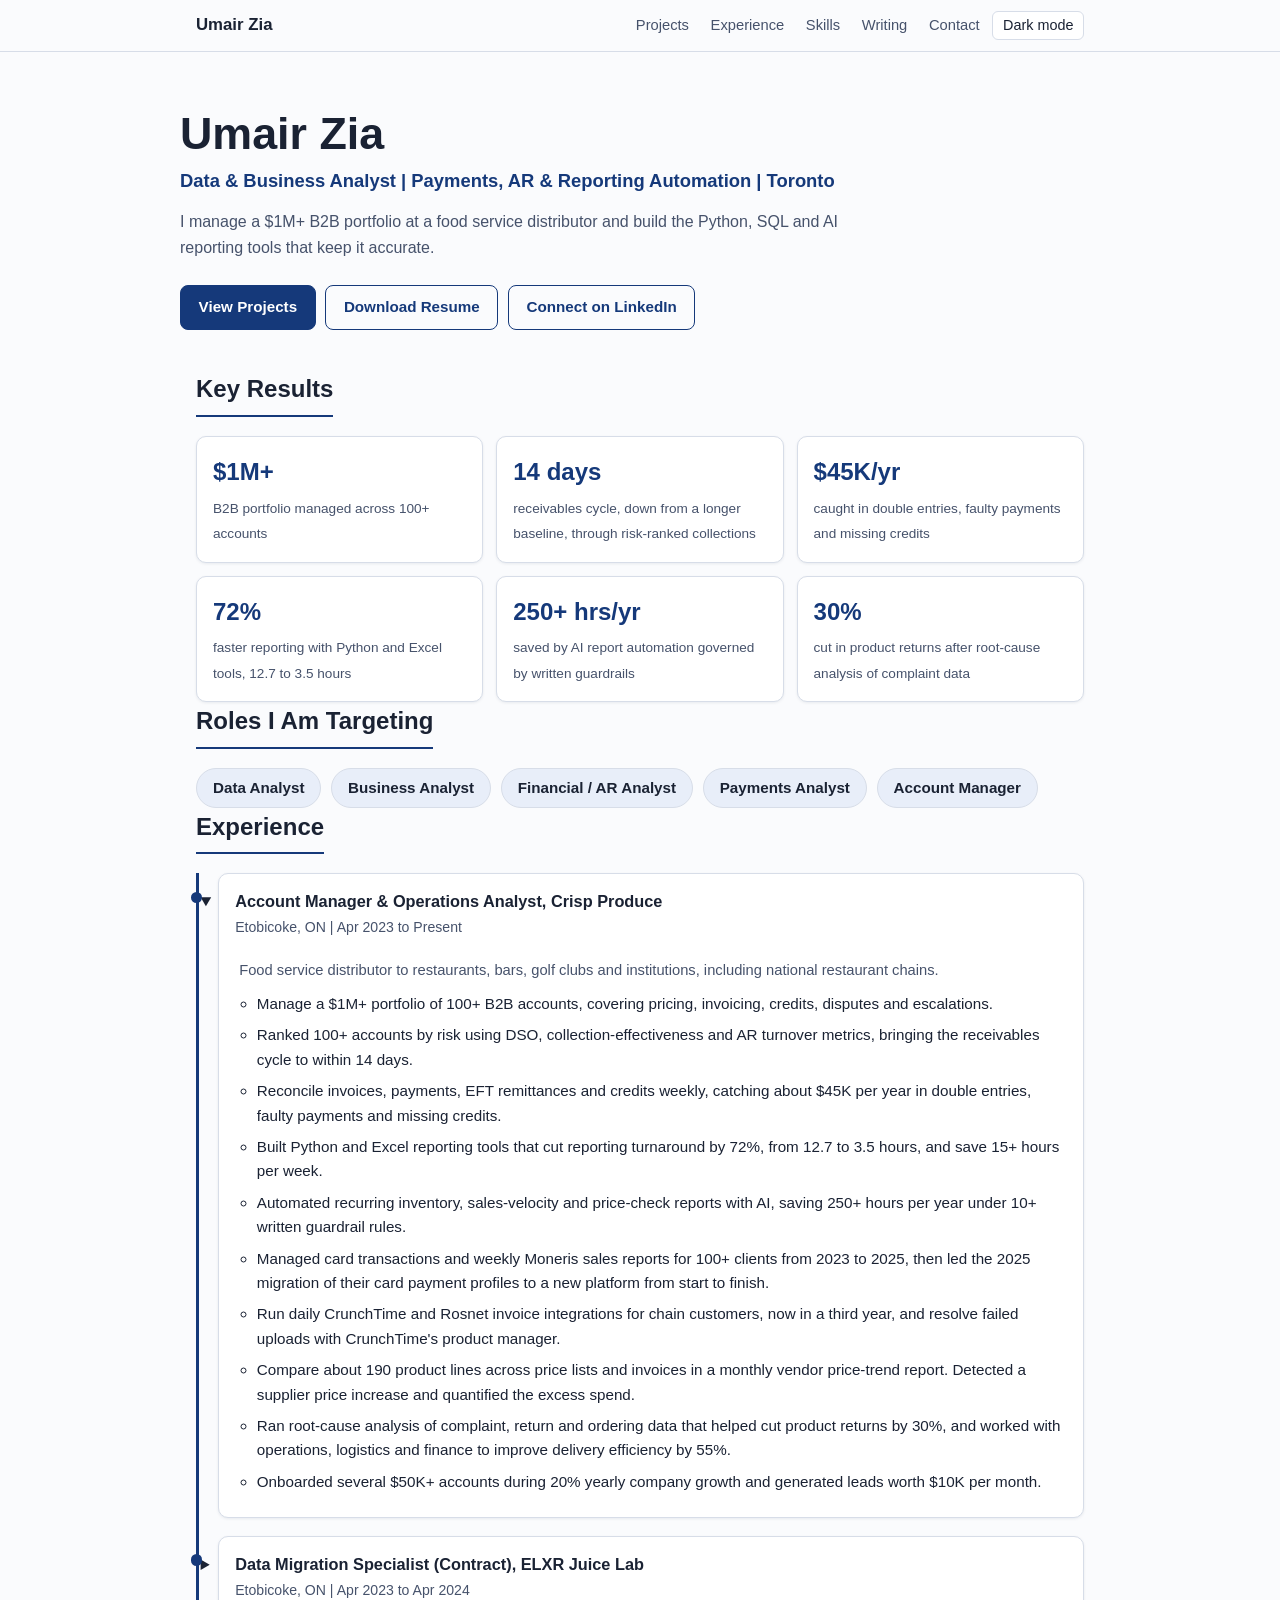
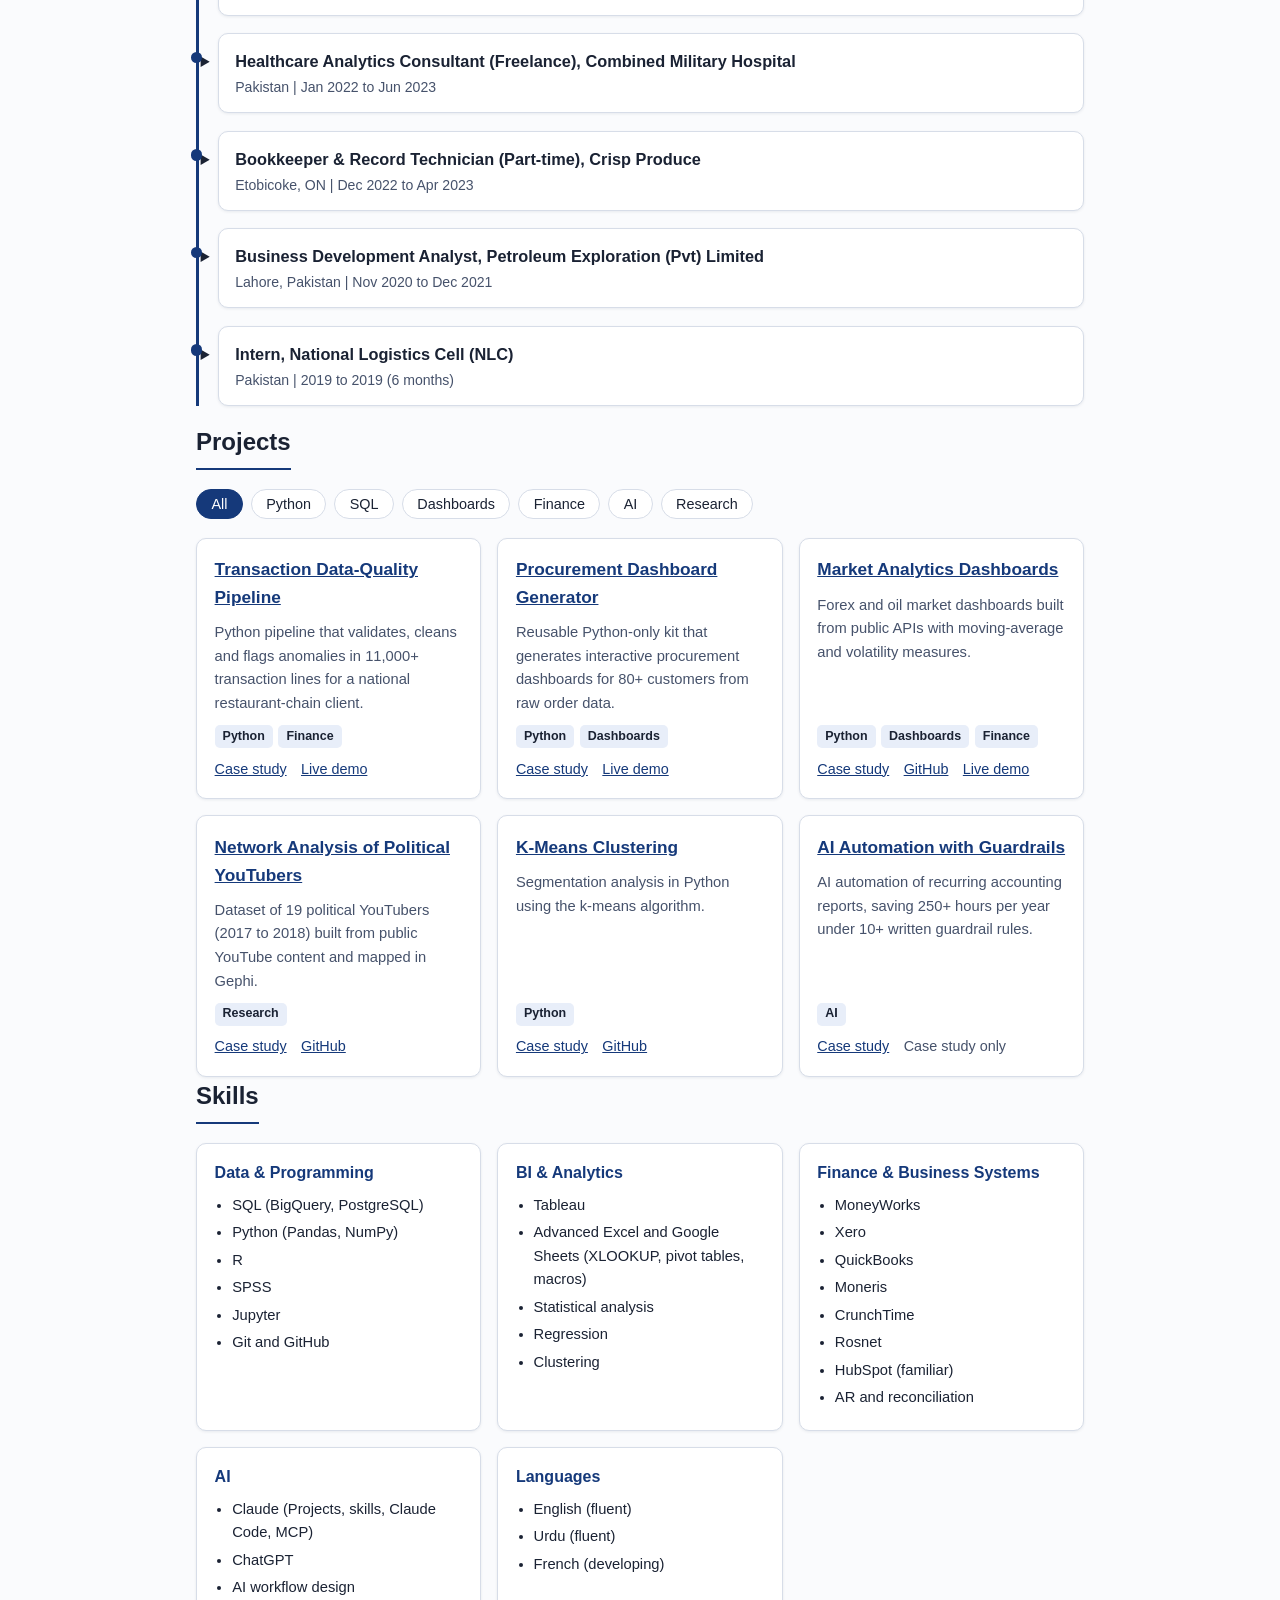
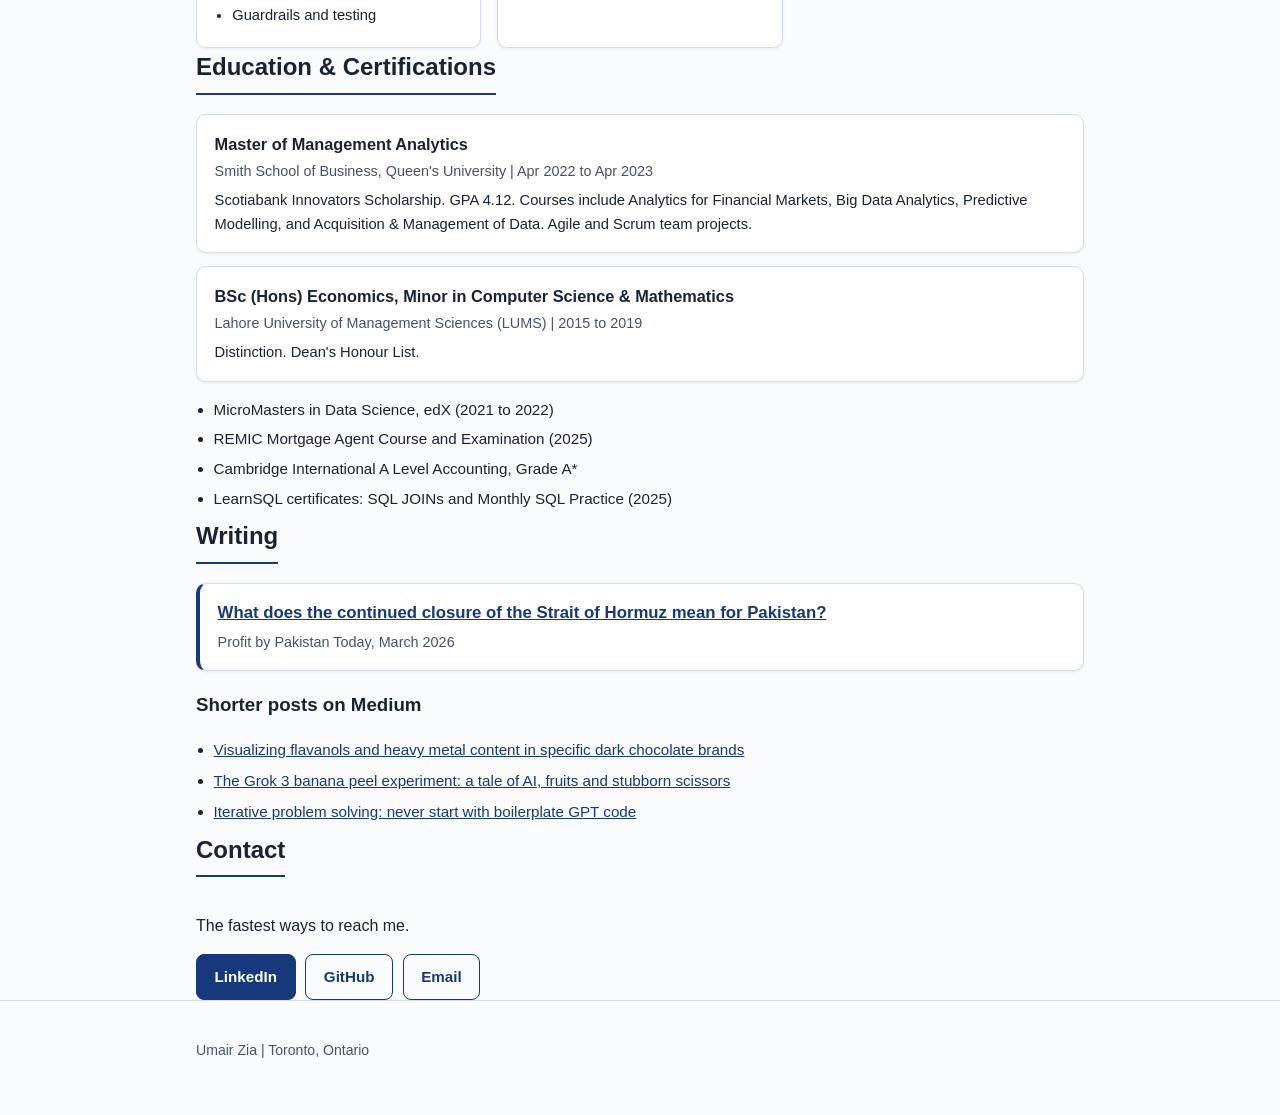
<file: index.html>
<!DOCTYPE html>
<html lang="en">
<head>
  <meta charset="utf-8">
  <meta name="viewport" content="width=device-width, initial-scale=1">
  <title>Umair Zia | Data &amp; Business Analyst | Toronto</title>
  <meta name="description" content="Umair Zia is a data and business analyst in Toronto. He manages a $1M+ B2B portfolio, automates AR and payments reporting with Python and AI, and builds dashboards.">
  <link rel="canonical" href="https://umairzia.github.io/">
  <meta property="og:type" content="website">
  <meta property="og:title" content="Umair Zia | Data &amp; Business Analyst | Toronto">
  <meta property="og:description" content="Data and business analyst in Toronto. Payments, AR and reporting automation with Python, SQL and AI.">
  <meta property="og:url" content="https://umairzia.github.io/">
  <script type="application/ld+json">
  {
    "@context": "https://schema.org",
    "@type": "Person",
    "name": "Umair Zia",
    "jobTitle": "Data & Business Analyst",
    "address": {
      "@type": "PostalAddress",
      "addressLocality": "Toronto",
      "addressRegion": "ON",
      "addressCountry": "CA"
    },
    "url": "https://umairzia.github.io/",
    "sameAs": [
      "https://www.linkedin.com/in/UmairZia777",
      "https://github.com/umairzia"
    ]
  }
  </script>
  <link rel="stylesheet" href="assets/css/style.css">
</head>
<body>
  <a class="skip-link" href="#main">Skip to main content</a>

  <header class="site-header">
    <div class="wrap">
      <a class="brand" href="#top">Umair Zia</a>
      <nav class="site-nav" aria-label="Site sections">
        <a href="#projects">Projects</a>
        <a href="#experience">Experience</a>
        <a href="#skills">Skills</a>
        <a href="#writing">Writing</a>
        <a href="#contact">Contact</a>
        <button id="theme-toggle" class="theme-toggle" type="button">Dark mode</button>
      </nav>
    </div>
  </header>

  <main id="main">
    <section class="hero wrap" id="top" aria-label="Introduction">
      <h1 id="hero-name">Umair Zia</h1>
      <p class="tagline" id="hero-tagline">Data &amp; Business Analyst | Payments, AR &amp; Reporting Automation | Toronto</p>
      <p class="intro" id="hero-intro"></p>
      <div class="btn-row">
        <a class="btn btn-primary" href="#projects">View Projects</a>
        <a class="btn btn-secondary" id="btn-resume" href="assets/resume/Umair_Zia_Resume.pdf" download>Download Resume</a>
        <a class="btn btn-secondary" id="btn-linkedin" href="https://www.linkedin.com/in/UmairZia777">Connect on LinkedIn</a>
      </div>
    </section>

    <section class="wrap" id="results" aria-label="Key results">
      <h2>Key Results</h2>
      <div class="results-grid" id="results-grid"></div>
    </section>

    <section class="wrap" id="roles" aria-label="Roles targeted">
      <h2>Roles I Am Targeting</h2>
      <ul class="role-list" id="role-list"></ul>
    </section>

    <section class="wrap" id="experience" aria-label="Work experience">
      <h2>Experience</h2>
      <ul class="timeline" id="timeline"></ul>
    </section>

    <section class="wrap" id="projects" aria-label="Projects">
      <h2>Projects</h2>
      <div class="filter-row" id="filter-row" role="group" aria-label="Filter projects by skill"></div>
      <div class="project-grid" id="project-grid"></div>
    </section>

    <section class="wrap" id="skills" aria-label="Skills">
      <h2>Skills</h2>
      <div class="skills-grid" id="skills-grid"></div>
    </section>

    <section class="wrap" id="education" aria-label="Education and certifications">
      <h2>Education &amp; Certifications</h2>
      <div id="education-list"></div>
      <ul class="cert-list" id="cert-list"></ul>
    </section>

    <section class="wrap" id="writing" aria-label="Writing">
      <h2>Writing</h2>
      <div id="writing-holder"></div>
    </section>

    <section class="wrap" id="contact" aria-label="Contact">
      <h2>Contact</h2>
      <p>The fastest ways to reach me.</p>
      <div class="contact-row">
        <a class="btn btn-primary" id="contact-linkedin" href="https://www.linkedin.com/in/UmairZia777">LinkedIn</a>
        <a class="btn btn-secondary" id="contact-github" href="https://github.com/umairzia">GitHub</a>
        <a class="btn btn-secondary" id="contact-email" href="mailto:umairzia71@gmail.com">Email</a>
      </div>
    </section>
  </main>

  <footer class="site-footer">
    <div class="wrap">
      <p id="footer-text">Umair Zia | Toronto, Ontario</p>
    </div>
  </footer>

  <script src="data/content.js"></script>
  <script src="assets/js/main.js"></script>
</body>
</html>
</file>
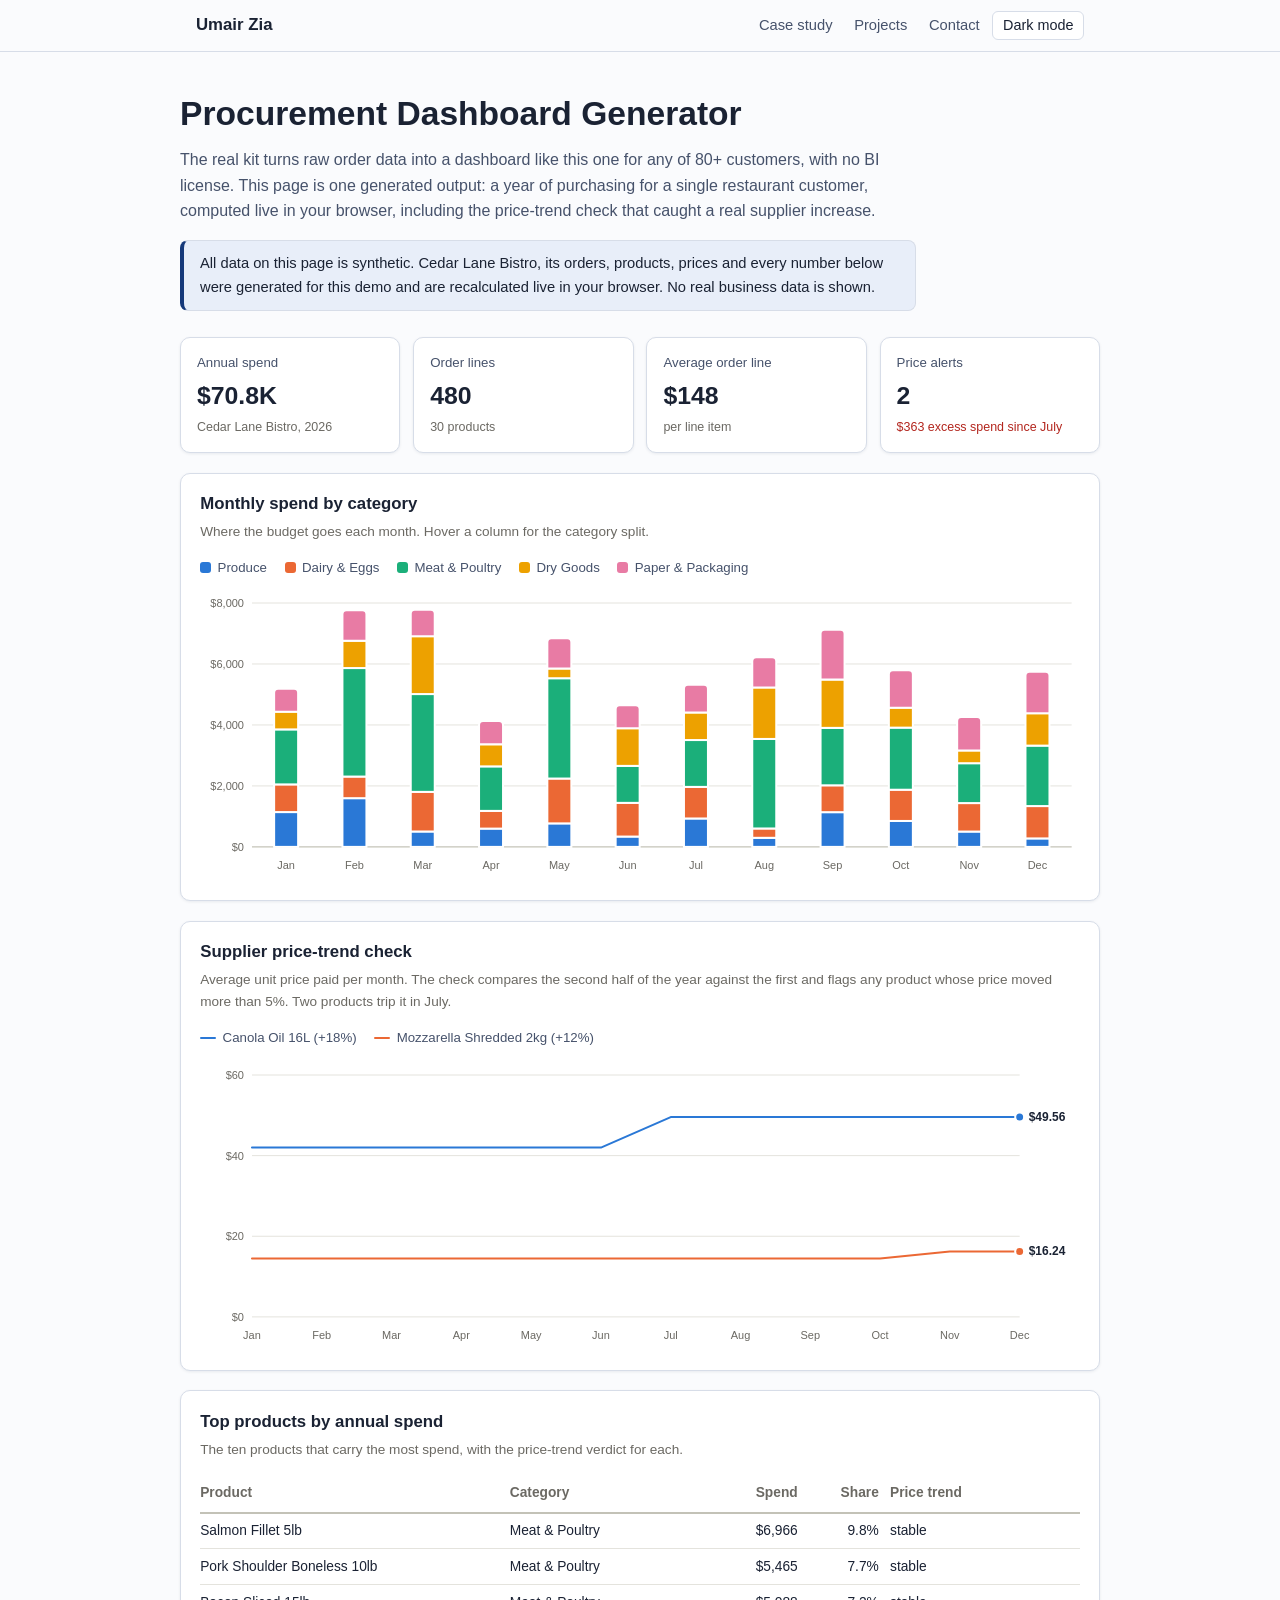
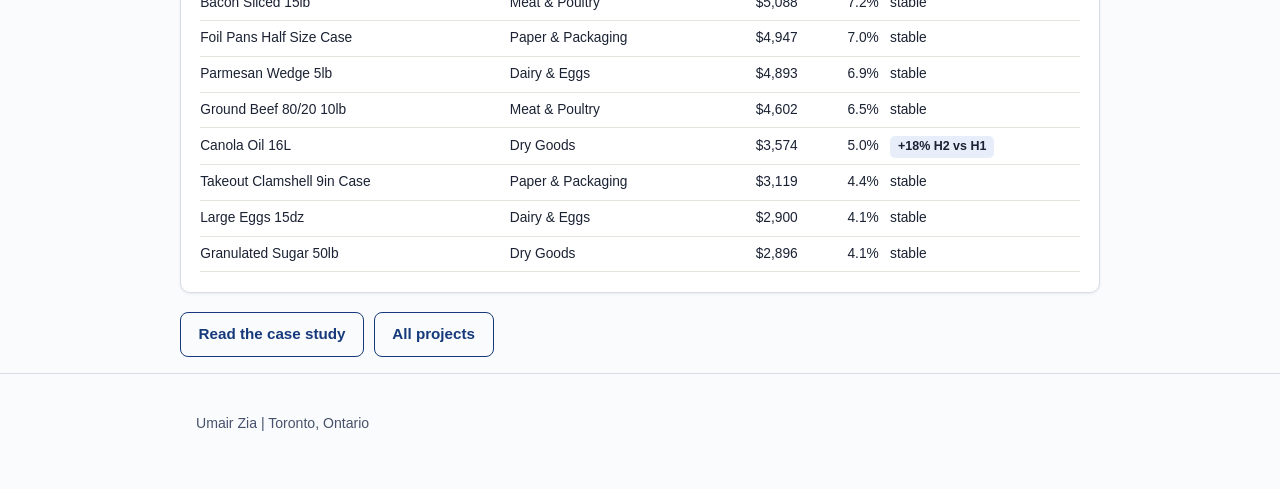
<file: demos/procurement-dashboard.html>
<!DOCTYPE html>
<html lang="en">
<head>
  <meta charset="utf-8">
  <meta name="viewport" content="width=device-width, initial-scale=1">
  <title>Procurement Dashboard Demo | Umair Zia</title>
  <meta name="description" content="Live demo of a generated procurement dashboard on synthetic order data. Monthly spend by category, supplier price-trend detection and top products, computed in the browser.">
  <link rel="canonical" href="https://umairzia.github.io/demos/procurement-dashboard.html">
  <meta name="robots" content="index,follow">
  <link rel="stylesheet" href="../assets/css/style.css">
  <link rel="stylesheet" href="../assets/css/demo.css">
</head>
<body>
  <a class="skip-link" href="#main">Skip to main content</a>

  <header class="site-header">
    <div class="wrap">
      <a class="brand" href="../index.html">Umair Zia</a>
      <nav class="site-nav" aria-label="Site sections">
        <a href="../projects/procurement-dashboard-generator.html">Case study</a>
        <a href="../index.html#projects">Projects</a>
        <a href="../index.html#contact">Contact</a>
        <button id="theme-toggle" class="theme-toggle" type="button">Dark mode</button>
      </nav>
    </div>
  </header>

  <main id="main" class="demo-page wrap">
    <h1>Procurement Dashboard Generator</h1>
    <p class="demo-intro">The real kit turns raw order data into a dashboard like this one for any of 80+ customers, with no BI license. This page is one generated output: a year of purchasing for a single restaurant customer, computed live in your browser, including the price-trend check that caught a real supplier increase.</p>
    <p class="synthetic-note">All data on this page is synthetic. Cedar Lane Bistro, its orders, products, prices and every number below were generated for this demo and are recalculated live in your browser. No real business data is shown.</p>

    <div class="tile-grid" id="kpi-tiles"></div>

    <div class="viz-card">
      <h2>Monthly spend by category</h2>
      <p class="viz-sub">Where the budget goes each month. Hover a column for the category split.</p>
      <div id="chart-monthly"></div>
    </div>

    <div class="viz-card">
      <h2>Supplier price-trend check</h2>
      <p class="viz-sub">Average unit price paid per month. The check compares the second half of the year against the first and flags any product whose price moved more than 5%. Two products trip it in July.</p>
      <div id="chart-prices"></div>
    </div>

    <div class="viz-card">
      <h2>Top products by annual spend</h2>
      <p class="viz-sub">The ten products that carry the most spend, with the price-trend verdict for each.</p>
      <div id="top-table"></div>
    </div>

    <div class="btn-row">
      <a class="btn btn-secondary" href="../projects/procurement-dashboard-generator.html">Read the case study</a>
      <a class="btn btn-secondary" href="../index.html#projects">All projects</a>
    </div>
  </main>

  <footer class="site-footer">
    <div class="wrap">
      <p id="footer-text">Umair Zia | Toronto, Ontario</p>
    </div>
  </footer>

  <script src="../data/content.js"></script>
  <script src="../assets/js/main.js"></script>
  <script src="data/procurement.js"></script>
  <script src="../assets/js/demo-viz.js"></script>
  <script>
  (function () {
    "use strict";
    var P = window.DEMO_PROC;
    var V = window.VIZ;

    var MONTHS = ["Jan", "Feb", "Mar", "Apr", "May", "Jun", "Jul", "Aug", "Sep", "Oct", "Nov", "Dec"];
    var CATS = ["Produce", "Dairy & Eggs", "Meat & Poultry", "Dry Goods", "Paper & Packaging"];

    function monthIndex(dateStr) { return parseInt(dateStr.slice(5, 7), 10) - 1; }

    /* ---------- aggregations ---------- */

    var totalSpend = 0;
    var spendByCatMonth = {};
    CATS.forEach(function (c) { spendByCatMonth[c] = new Array(12).fill(0); });
    var byProduct = {};

    P.orders.forEach(function (o) {
      totalSpend += o.amount;
      var m = monthIndex(o.date);
      spendByCatMonth[o.category][m] += o.amount;
      var p = (byProduct[o.product] = byProduct[o.product] || { category: o.category, spend: 0, h1: [], h2: [], monthly: {} });
      p.spend += o.amount;
      (m < 6 ? p.h1 : p.h2).push(o.unitPrice);
      (p.monthly[m] = p.monthly[m] || []).push(o.unitPrice);
    });

    function avg(arr) { return arr.reduce(function (s, v) { return s + v; }, 0) / arr.length; }

    var priceAlerts = [];
    Object.keys(byProduct).forEach(function (name) {
      var p = byProduct[name];
      if (!p.h1.length || !p.h2.length) { return; }
      p.change = (avg(p.h2) - avg(p.h1)) / avg(p.h1);
      if (Math.abs(p.change) > 0.05) { priceAlerts.push(name); }
    });
    priceAlerts.sort(function (a, b) { return byProduct[b].change - byProduct[a].change; });

    var excess = 0;
    priceAlerts.forEach(function (name) {
      var p = byProduct[name];
      var base = avg(p.h1);
      P.orders.forEach(function (o) {
        if (o.product === name && monthIndex(o.date) >= 6) {
          excess += (o.unitPrice - base) * o.qty;
        }
      });
    });

    /* ---------- KPI tiles ---------- */

    var tiles = document.getElementById("kpi-tiles");
    V.statTile(tiles, "Annual spend", V.fmtMoney(totalSpend), P.customer + ", 2026");
    V.statTile(tiles, "Order lines", P.orders.length.toLocaleString("en-US"), Object.keys(byProduct).length + " products");
    V.statTile(tiles, "Average order line", V.fmtMoney(totalSpend / P.orders.length), "per line item");
    V.statTile(tiles, "Price alerts", String(priceAlerts.length), V.fmtMoney(excess) + " excess spend since July", true);

    /* ---------- monthly stacked columns ---------- */

    var colors = ["var(--viz-s1)", "var(--viz-s2)", "var(--viz-s3)", "var(--viz-s4)", "var(--viz-s5)"];
    V.columns(document.getElementById("chart-monthly"), MONTHS,
      CATS.map(function (c, i) {
        return { name: c, color: colors[i], values: spendByCatMonth[c].map(function (v) { return Math.round(v); }) };
      }),
      { money: true, label: "Monthly spend by category" });

    /* ---------- price trend lines for flagged products ---------- */

    var flagged = priceAlerts.slice(0, 2);
    V.lines(document.getElementById("chart-prices"), MONTHS,
      flagged.map(function (name, i) {
        var p = byProduct[name];
        var vals = MONTHS.map(function (_, m) {
          return p.monthly[m] ? Math.round(avg(p.monthly[m]) * 100) / 100 : null;
        });
        for (var m = 0; m < 12; m++) { if (vals[m] === null) { vals[m] = m > 0 ? vals[m - 1] : avg(p.h1); } }
        return { name: name + " (+" + Math.round(p.change * 100) + "%)", color: colors[i], values: vals };
      }),
      { money: true, endLabels: true, floor: true, label: "Average unit price per month for flagged products" });

    /* ---------- top products table ---------- */

    var top = Object.keys(byProduct)
      .sort(function (a, b) { return byProduct[b].spend - byProduct[a].spend; })
      .slice(0, 10)
      .map(function (name) {
        var p = byProduct[name];
        var verdict = Math.abs(p.change) > 0.05
          ? { tag: (p.change > 0 ? "+" : "") + Math.round(p.change * 100) + "% H2 vs H1" }
          : "stable";
        return [name, p.category, V.fmtMoney(p.spend), (p.spend / totalSpend * 100).toFixed(1) + "%", verdict];
      });
    V.table(document.getElementById("top-table"),
      ["Product", "Category", "Spend", "Share", "Price trend"], top, [2, 3]);
  })();
  </script>
</body>
</html>
</file>
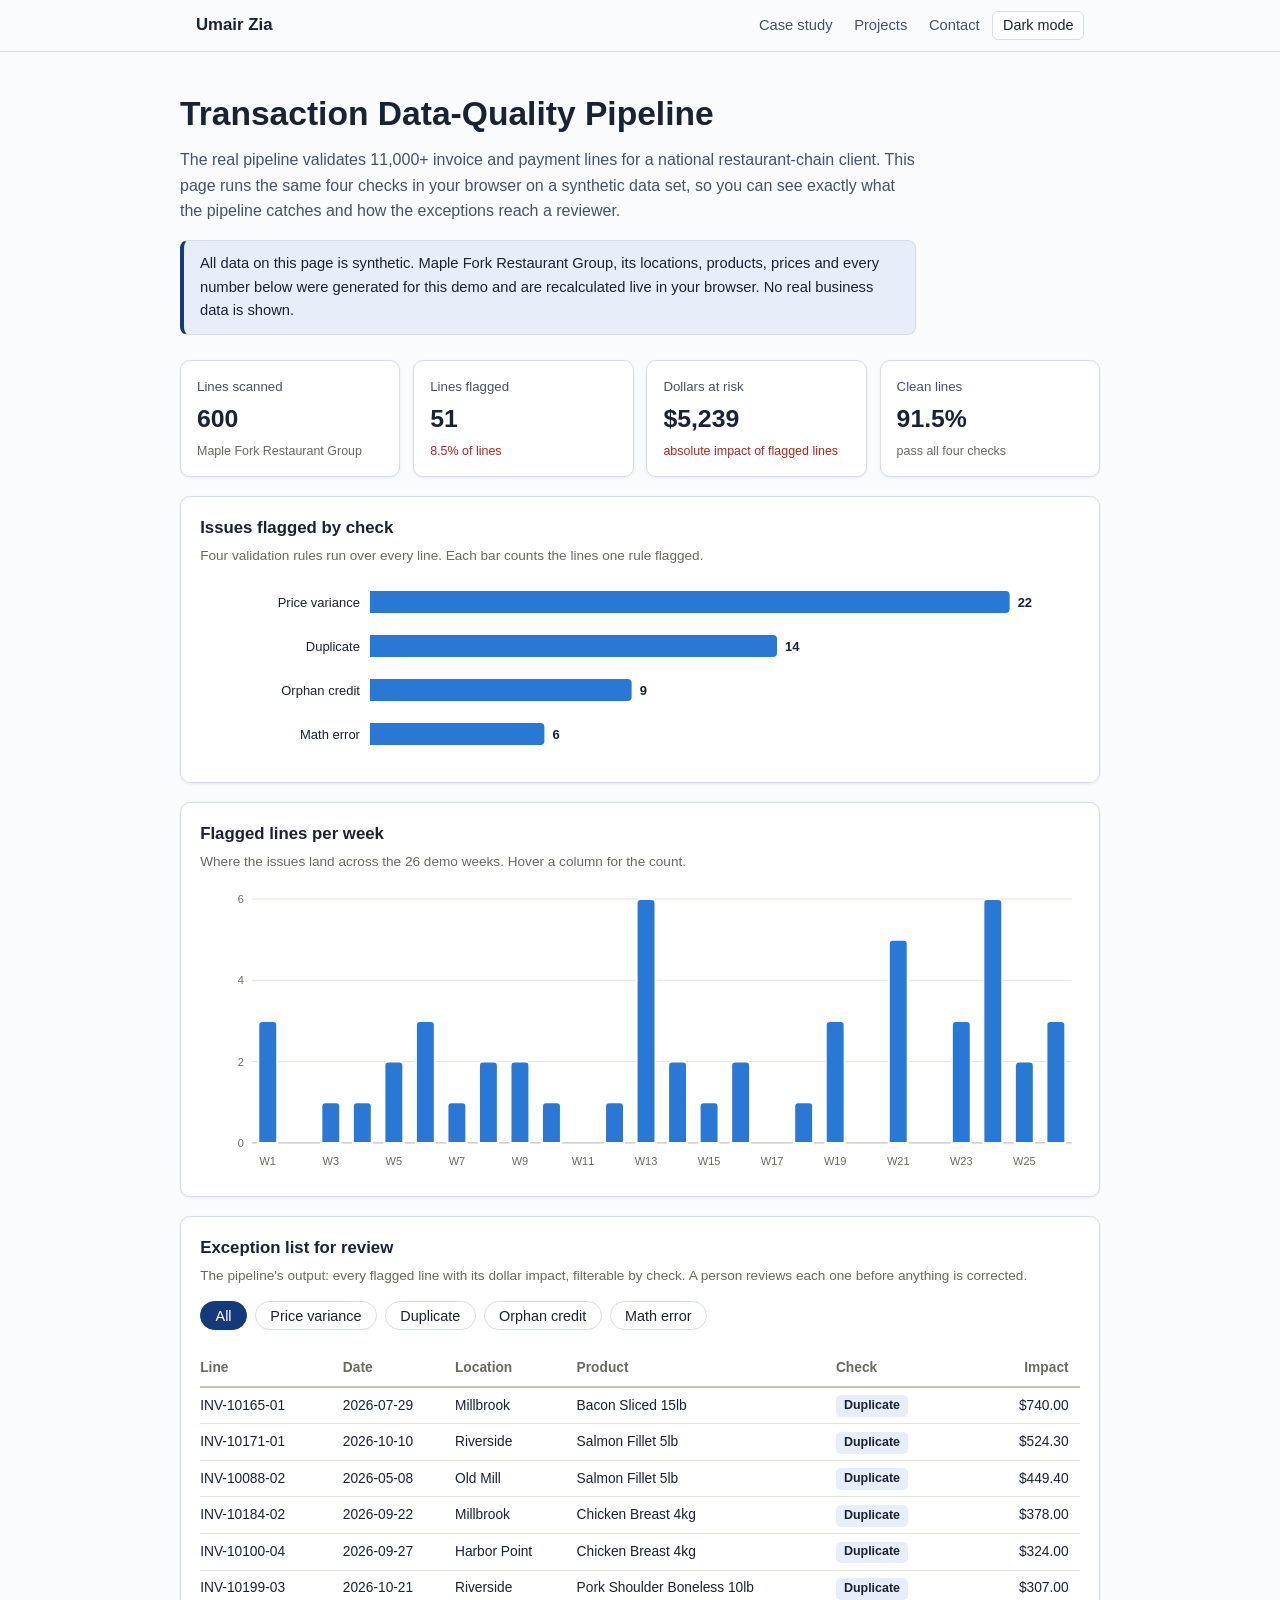
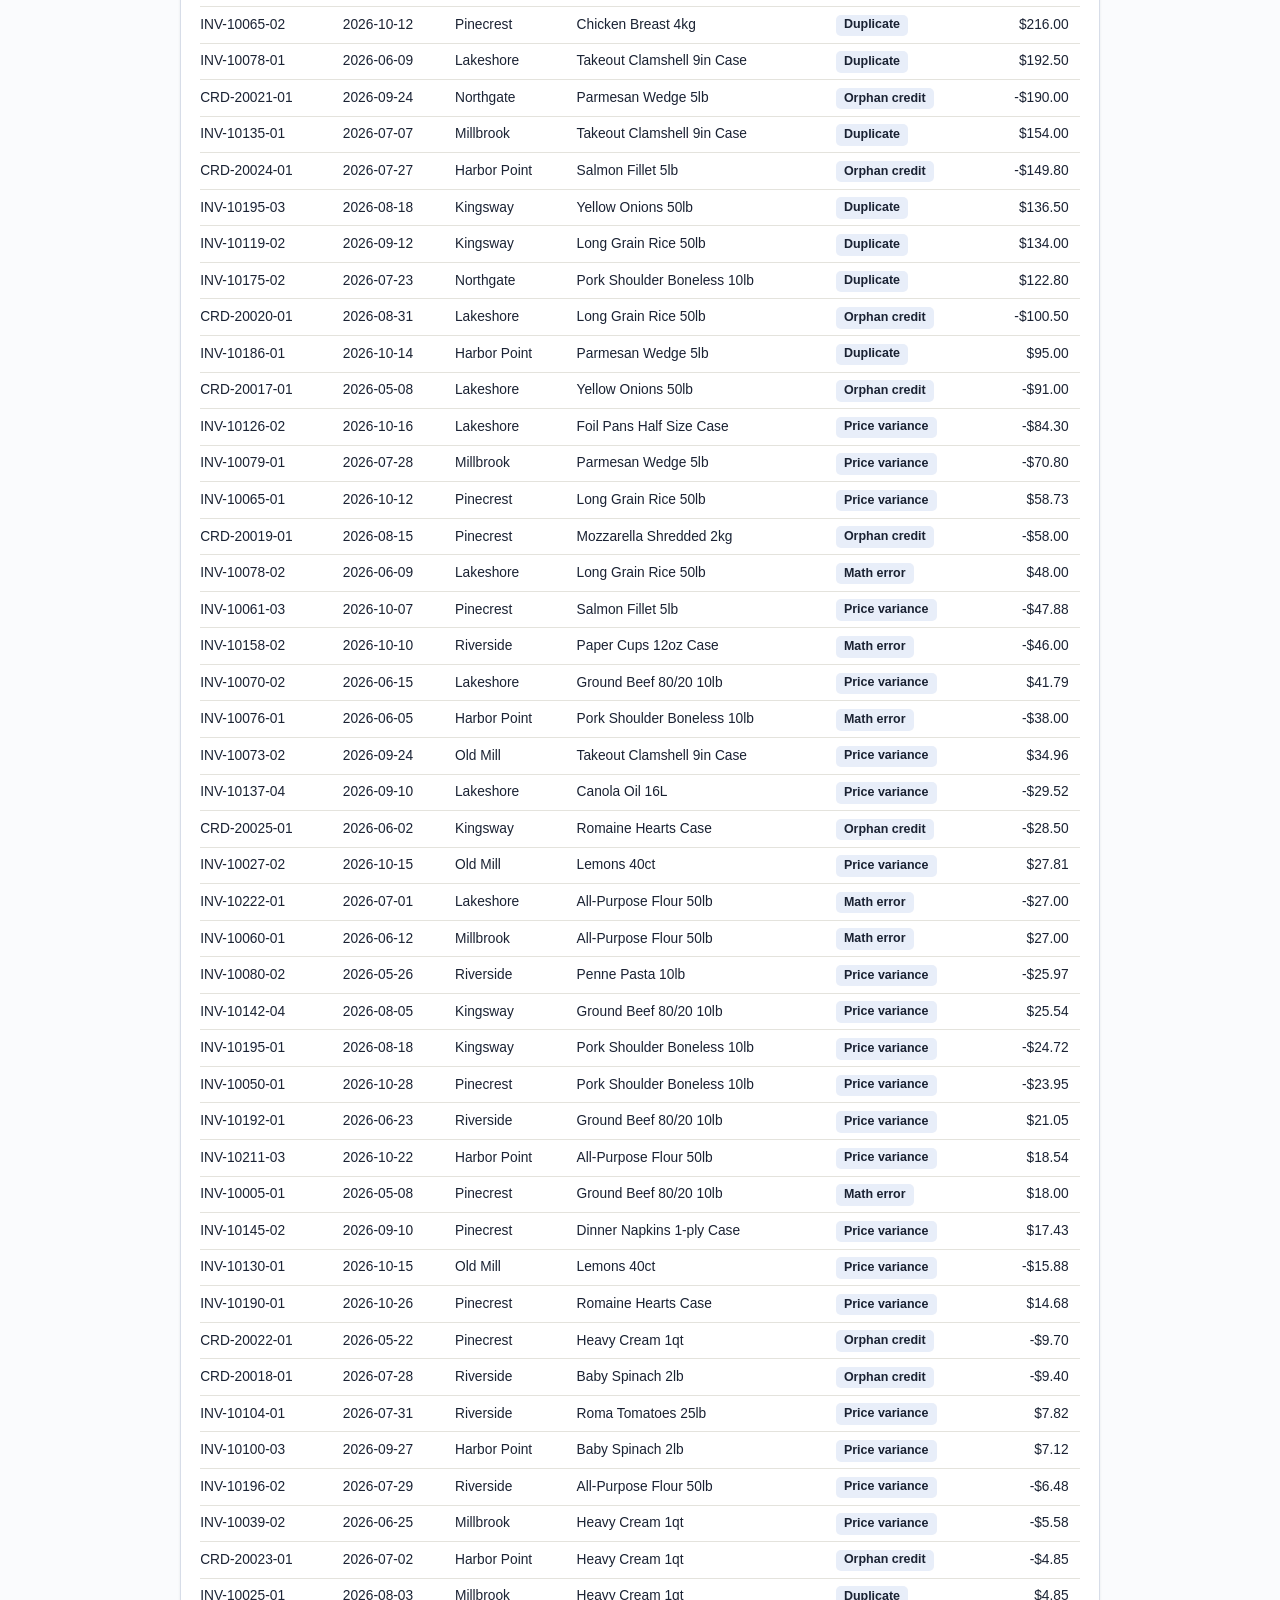
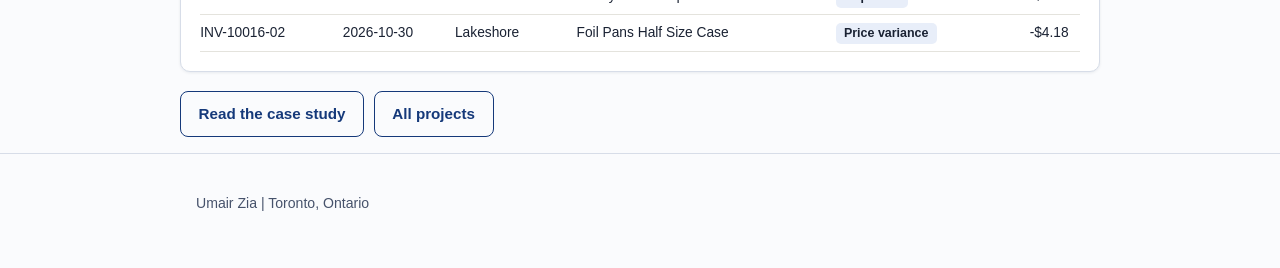
<file: demos/transaction-pipeline.html>
<!DOCTYPE html>
<html lang="en">
<head>
  <meta charset="utf-8">
  <meta name="viewport" content="width=device-width, initial-scale=1">
  <title>Transaction Data-Quality Pipeline Demo | Umair Zia</title>
  <meta name="description" content="Live demo of a transaction data-quality pipeline running on synthetic invoice data. Duplicates, price variances, orphan credits and math errors are flagged in the browser.">
  <link rel="canonical" href="https://umairzia.github.io/demos/transaction-pipeline.html">
  <meta name="robots" content="index,follow">
  <link rel="stylesheet" href="../assets/css/style.css">
  <link rel="stylesheet" href="../assets/css/demo.css">
</head>
<body>
  <a class="skip-link" href="#main">Skip to main content</a>

  <header class="site-header">
    <div class="wrap">
      <a class="brand" href="../index.html">Umair Zia</a>
      <nav class="site-nav" aria-label="Site sections">
        <a href="../projects/transaction-data-quality-pipeline.html">Case study</a>
        <a href="../index.html#projects">Projects</a>
        <a href="../index.html#contact">Contact</a>
        <button id="theme-toggle" class="theme-toggle" type="button">Dark mode</button>
      </nav>
    </div>
  </header>

  <main id="main" class="demo-page wrap">
    <h1>Transaction Data-Quality Pipeline</h1>
    <p class="demo-intro">The real pipeline validates 11,000+ invoice and payment lines for a national restaurant-chain client. This page runs the same four checks in your browser on a synthetic data set, so you can see exactly what the pipeline catches and how the exceptions reach a reviewer.</p>
    <p class="synthetic-note">All data on this page is synthetic. Maple Fork Restaurant Group, its locations, products, prices and every number below were generated for this demo and are recalculated live in your browser. No real business data is shown.</p>

    <div class="tile-grid" id="kpi-tiles"></div>

    <div class="viz-card">
      <h2>Issues flagged by check</h2>
      <p class="viz-sub">Four validation rules run over every line. Each bar counts the lines one rule flagged.</p>
      <div id="chart-types"></div>
    </div>

    <div class="viz-card">
      <h2>Flagged lines per week</h2>
      <p class="viz-sub">Where the issues land across the 26 demo weeks. Hover a column for the count.</p>
      <div id="chart-weeks"></div>
    </div>

    <div class="viz-card">
      <h2>Exception list for review</h2>
      <p class="viz-sub">The pipeline's output: every flagged line with its dollar impact, filterable by check. A person reviews each one before anything is corrected.</p>
      <div class="filter-row" id="issue-filter" role="group" aria-label="Filter exceptions by check"></div>
      <div id="exception-table"></div>
    </div>

    <div class="btn-row">
      <a class="btn btn-secondary" href="../projects/transaction-data-quality-pipeline.html">Read the case study</a>
      <a class="btn btn-secondary" href="../index.html#projects">All projects</a>
    </div>
  </main>

  <footer class="site-footer">
    <div class="wrap">
      <p id="footer-text">Umair Zia | Toronto, Ontario</p>
    </div>
  </footer>

  <script src="../data/content.js"></script>
  <script src="../assets/js/main.js"></script>
  <script src="data/transactions.js"></script>
  <script src="../assets/js/demo-viz.js"></script>
  <script>
  (function () {
    "use strict";
    var T = window.DEMO_TXN;
    var V = window.VIZ;

    /* ---------- the four checks, run live ---------- */

    function detect() {
      var flags = [];
      var seen = {};
      var invoicesByKey = {};
      T.lines.forEach(function (l) {
        if (l.type === "invoice") {
          var k = l.product + "|" + l.location;
          (invoicesByKey[k] = invoicesByKey[k] || []).push(l.date);
        }
      });
      T.lines.forEach(function (l, idx) {
        var sig = [l.id, l.date, l.location, l.product, l.qty, l.unitPrice, l.amount].join("|");
        if (seen[sig] !== undefined) {
          flags.push({ line: l, issue: "Duplicate", impact: l.amount });
          return;
        }
        seen[sig] = idx;

        var list = T.listPrices[l.product];
        var calc = Math.round(l.qty * l.unitPrice * 100) / 100;
        var expected = l.type === "credit" ? -calc : calc;
        if (Math.abs(l.amount - expected) > 0.02) {
          flags.push({ line: l, issue: "Math error", impact: l.amount - expected });
          return;
        }
        if (l.type === "invoice" && list && Math.abs(l.unitPrice - list) / list > 0.05) {
          flags.push({ line: l, issue: "Price variance", impact: (l.unitPrice - list) * l.qty });
          return;
        }
        if (l.type === "credit") {
          var dates = invoicesByKey[l.product + "|" + l.location] || [];
          var cd = new Date(l.date + "T00:00:00Z").getTime();
          var matched = dates.some(function (d) {
            var t = new Date(d + "T00:00:00Z").getTime();
            return t <= cd && cd - t <= 30 * 86400000;
          });
          if (!matched) {
            flags.push({ line: l, issue: "Orphan credit", impact: l.amount });
          }
        }
      });
      return flags;
    }

    var flags = detect();
    var atRisk = flags.reduce(function (s, f) { return s + Math.abs(f.impact); }, 0);
    var issueOrder = ["Price variance", "Duplicate", "Orphan credit", "Math error"];
    var byIssue = {};
    issueOrder.forEach(function (n) { byIssue[n] = flags.filter(function (f) { return f.issue === n; }); });

    /* ---------- KPI tiles ---------- */

    var tiles = document.getElementById("kpi-tiles");
    V.statTile(tiles, "Lines scanned", T.lines.length.toLocaleString("en-US"), T.client);
    V.statTile(tiles, "Lines flagged", String(flags.length), (flags.length / T.lines.length * 100).toFixed(1) + "% of lines", true);
    V.statTile(tiles, "Dollars at risk", V.fmtMoney(atRisk), "absolute impact of flagged lines", true);
    V.statTile(tiles, "Clean lines", ((1 - flags.length / T.lines.length) * 100).toFixed(1) + "%", "pass all four checks");

    /* ---------- charts ---------- */

    V.hBars(document.getElementById("chart-types"), issueOrder.map(function (n) {
      return {
        label: n,
        value: byIssue[n].length,
        sub: V.fmtMoney(byIssue[n].reduce(function (s, f) { return s + Math.abs(f.impact); }, 0)) + " at risk"
      };
    }), function (v) { return String(v); });

    var weekKeys = [];
    var weekCounts = {};
    var start = new Date("2026-05-04T00:00:00Z").getTime();
    flags.forEach(function (f) {
      var w = Math.floor((new Date(f.line.date + "T00:00:00Z").getTime() - start) / (7 * 86400000));
      weekCounts[w] = (weekCounts[w] || 0) + 1;
    });
    var totalWeeks = 26;
    var weekVals = [];
    for (var w = 0; w < totalWeeks; w++) {
      weekKeys.push("W" + (w + 1));
      weekVals.push(weekCounts[w] || 0);
    }
    V.columns(document.getElementById("chart-weeks"), weekKeys,
      [{ name: "Flagged lines", color: "var(--viz-s1)", values: weekVals }],
      { label: "Flagged lines per week" });

    /* ---------- exception table with filter ---------- */

    function renderTable(filter) {
      var rows = flags
        .filter(function (f) { return filter === "All" || f.issue === filter; })
        .sort(function (a, b) { return Math.abs(b.impact) - Math.abs(a.impact); })
        .map(function (f) {
          return [f.line.id, f.line.date, f.line.location.replace("Maple Fork ", ""), f.line.product, { tag: f.issue }, V.fmtMoneyFull(f.impact)];
        });
      V.table(document.getElementById("exception-table"),
        ["Line", "Date", "Location", "Product", "Check", "Impact"], rows, [5]);
    }

    var filterRow = document.getElementById("issue-filter");
    ["All"].concat(issueOrder).forEach(function (name) {
      var btn = document.createElement("button");
      btn.type = "button";
      btn.className = "filter-btn";
      btn.textContent = name;
      btn.setAttribute("aria-pressed", name === "All" ? "true" : "false");
      btn.addEventListener("click", function () {
        filterRow.querySelectorAll(".filter-btn").forEach(function (b) { b.setAttribute("aria-pressed", "false"); });
        btn.setAttribute("aria-pressed", "true");
        renderTable(name);
      });
      filterRow.appendChild(btn);
    });
    renderTable("All");
  })();
  </script>
</body>
</html>
</file>
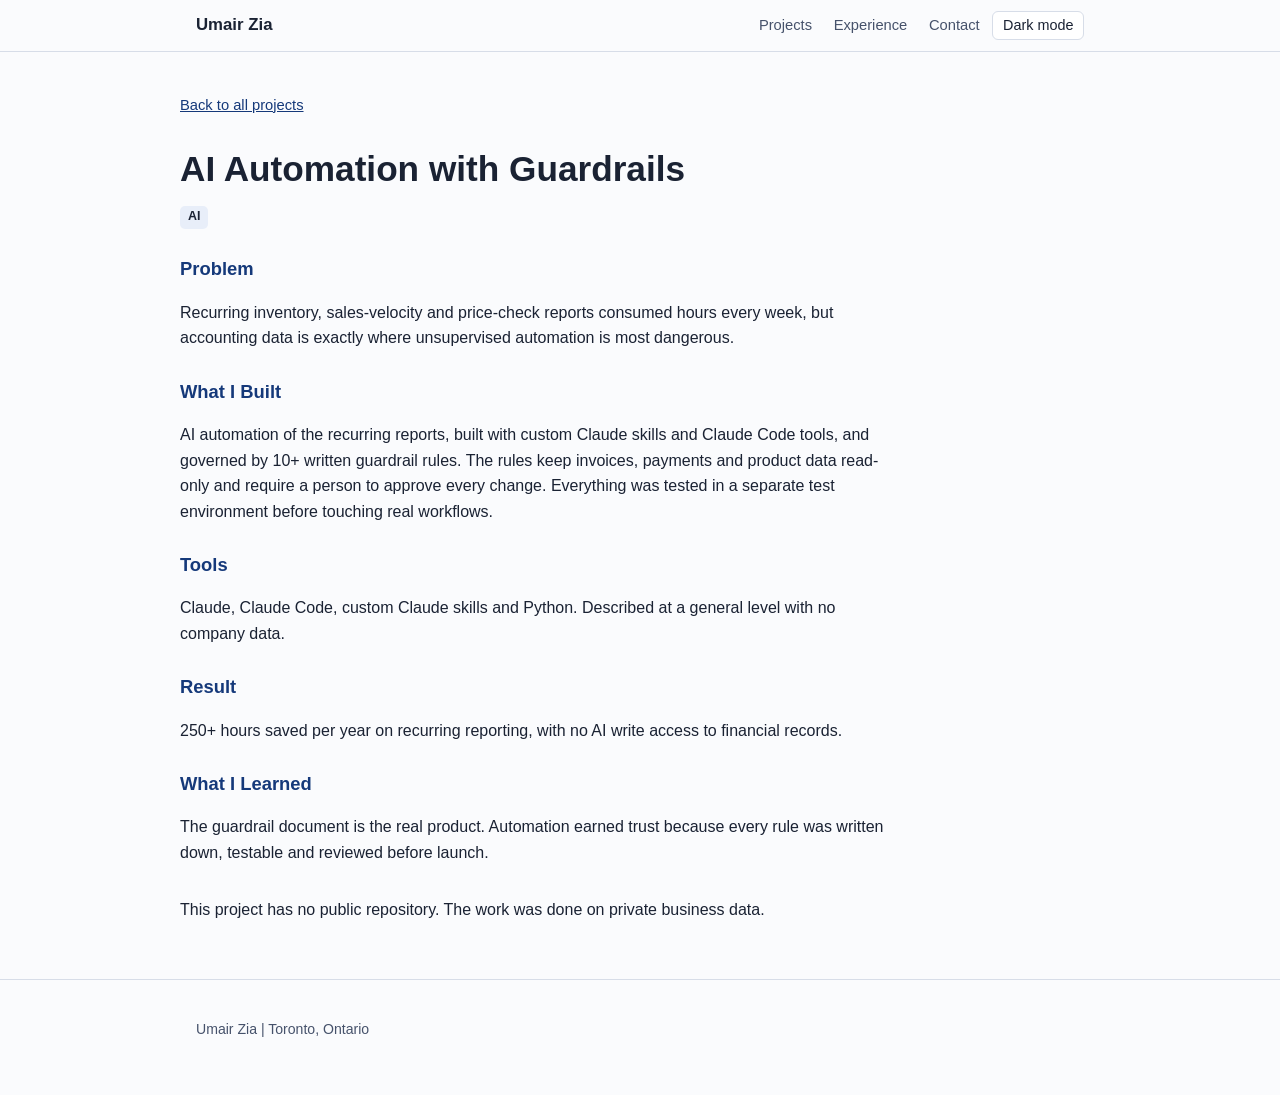
<file: projects/ai-automation-guardrails.html>
<!DOCTYPE html>
<html lang="en">
<head>
  <meta charset="utf-8">
  <meta name="viewport" content="width=device-width, initial-scale=1">
  <title>AI Automation with Guardrails | Umair Zia</title>
  <meta name="description" content="AI automation of recurring accounting reports, saving 250+ hours per year under 10+ written guardrail rules.">
  <link rel="canonical" href="https://umairzia.github.io/projects/ai-automation-guardrails.html">
  <meta property="og:type" content="article">
  <meta property="og:title" content="AI Automation with Guardrails | Umair Zia">
  <meta property="og:description" content="AI automation of recurring accounting reports, saving 250+ hours per year under 10+ written guardrail rules.">
  <meta property="og:url" content="https://umairzia.github.io/projects/ai-automation-guardrails.html">
  <link rel="stylesheet" href="../assets/css/style.css">
</head>
<body>
  <a class="skip-link" href="#main">Skip to main content</a>

  <header class="site-header">
    <div class="wrap">
      <a class="brand" href="../index.html">Umair Zia</a>
      <nav class="site-nav" aria-label="Site sections">
        <a href="../index.html#projects">Projects</a>
        <a href="../index.html#experience">Experience</a>
        <a href="../index.html#contact">Contact</a>
        <button id="theme-toggle" class="theme-toggle" type="button">Dark mode</button>
      </nav>
    </div>
  </header>

  <main id="main" class="case-study wrap" data-slug="ai-automation-guardrails">
    <a class="back-link" href="../index.html#projects">Back to all projects</a>
    <h1 id="cs-title">AI Automation with Guardrails</h1>
    <div class="tag-row cs-tags" id="cs-tags"></div>

    <h2>Problem</h2>
    <p id="cs-problem"></p>

    <h2>What I Built</h2>
    <p id="cs-built"></p>

    <h2>Tools</h2>
    <p id="cs-tools"></p>

    <h2>Result</h2>
    <p id="cs-result"></p>

    <h2>What I Learned</h2>
    <p id="cs-learned"></p>

    <div class="btn-row" id="cs-links"></div>
  </main>

  <footer class="site-footer">
    <div class="wrap">
      <p id="footer-text">Umair Zia | Toronto, Ontario</p>
    </div>
  </footer>

  <script src="../data/content.js"></script>
  <script src="../assets/js/main.js"></script>
</body>
</html>
</file>
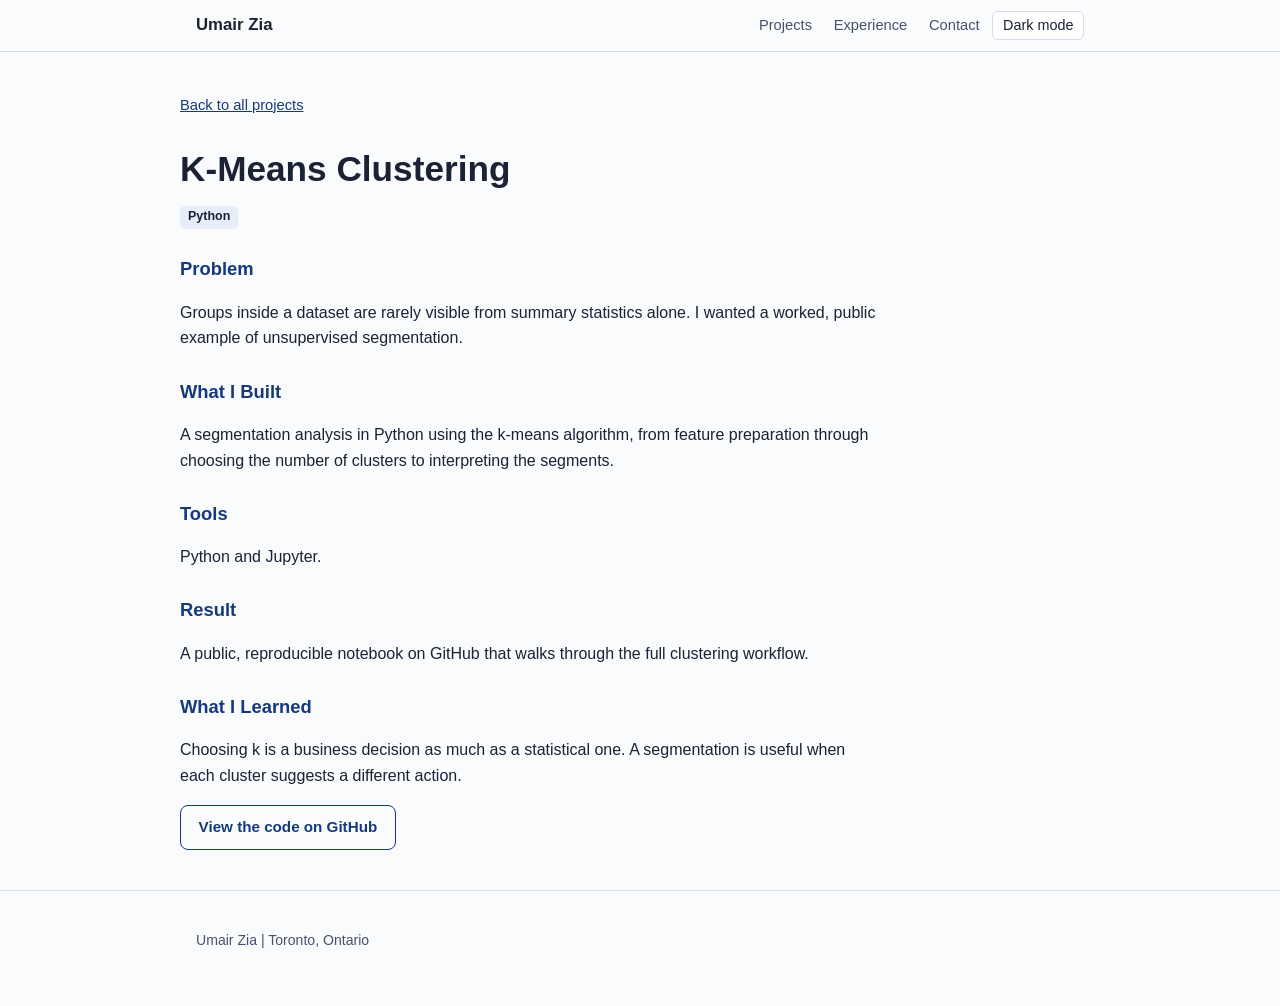
<file: projects/kmeans-clustering.html>
<!DOCTYPE html>
<html lang="en">
<head>
  <meta charset="utf-8">
  <meta name="viewport" content="width=device-width, initial-scale=1">
  <title>K-Means Clustering | Umair Zia</title>
  <meta name="description" content="Segmentation analysis in Python using the k-means algorithm.">
  <link rel="canonical" href="https://umairzia.github.io/projects/kmeans-clustering.html">
  <meta property="og:type" content="article">
  <meta property="og:title" content="K-Means Clustering | Umair Zia">
  <meta property="og:description" content="Segmentation analysis in Python using the k-means algorithm.">
  <meta property="og:url" content="https://umairzia.github.io/projects/kmeans-clustering.html">
  <link rel="stylesheet" href="../assets/css/style.css">
</head>
<body>
  <a class="skip-link" href="#main">Skip to main content</a>

  <header class="site-header">
    <div class="wrap">
      <a class="brand" href="../index.html">Umair Zia</a>
      <nav class="site-nav" aria-label="Site sections">
        <a href="../index.html#projects">Projects</a>
        <a href="../index.html#experience">Experience</a>
        <a href="../index.html#contact">Contact</a>
        <button id="theme-toggle" class="theme-toggle" type="button">Dark mode</button>
      </nav>
    </div>
  </header>

  <main id="main" class="case-study wrap" data-slug="kmeans-clustering">
    <a class="back-link" href="../index.html#projects">Back to all projects</a>
    <h1 id="cs-title">K-Means Clustering</h1>
    <div class="tag-row cs-tags" id="cs-tags"></div>

    <h2>Problem</h2>
    <p id="cs-problem"></p>

    <h2>What I Built</h2>
    <p id="cs-built"></p>

    <h2>Tools</h2>
    <p id="cs-tools"></p>

    <h2>Result</h2>
    <p id="cs-result"></p>

    <h2>What I Learned</h2>
    <p id="cs-learned"></p>

    <div class="btn-row" id="cs-links"></div>
  </main>

  <footer class="site-footer">
    <div class="wrap">
      <p id="footer-text">Umair Zia | Toronto, Ontario</p>
    </div>
  </footer>

  <script src="../data/content.js"></script>
  <script src="../assets/js/main.js"></script>
</body>
</html>
</file>
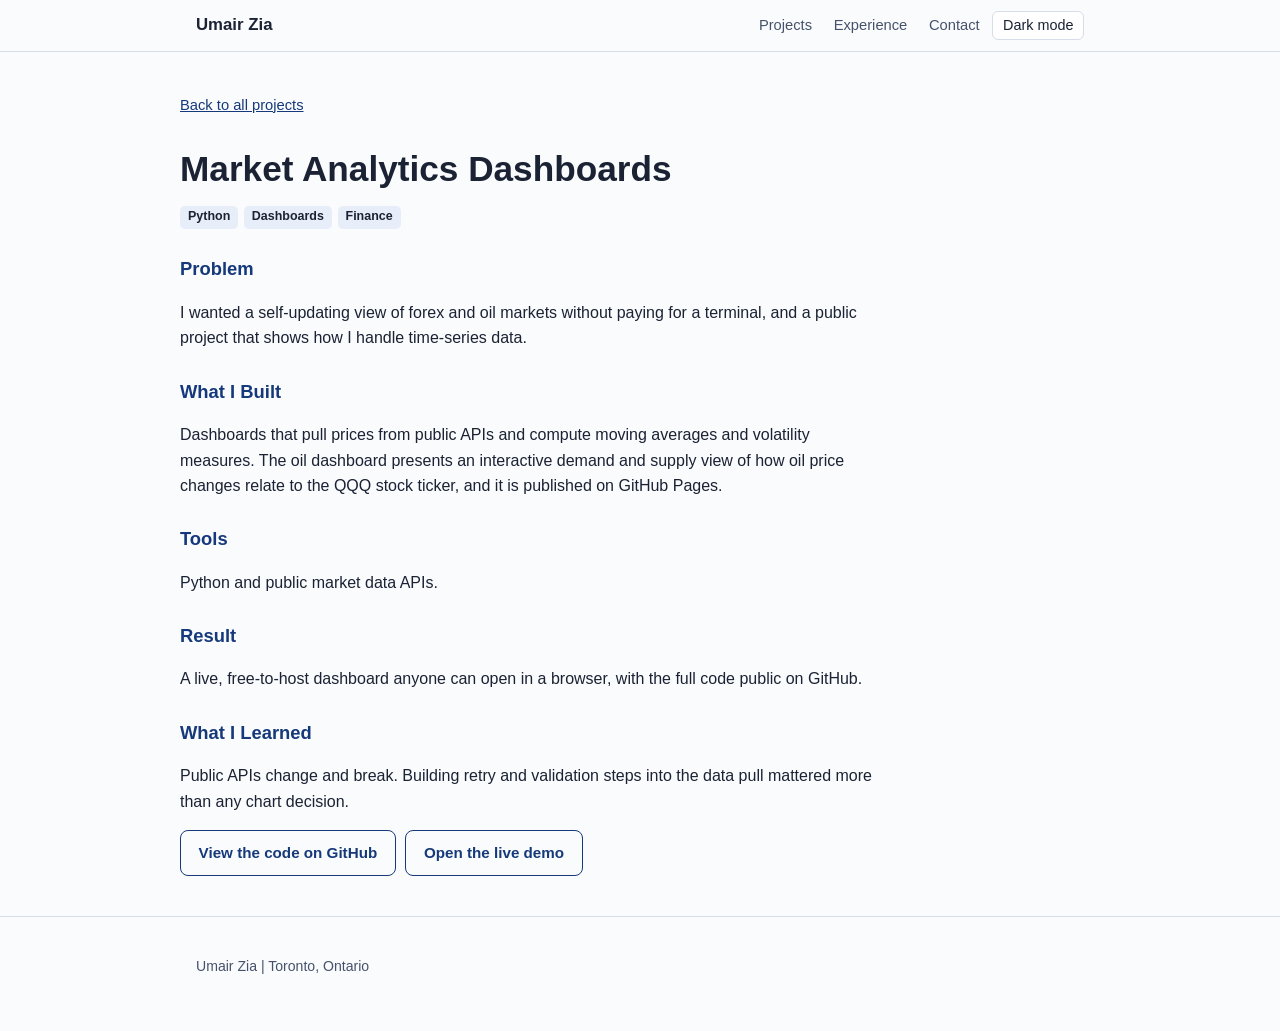
<file: projects/market-analytics-dashboards.html>
<!DOCTYPE html>
<html lang="en">
<head>
  <meta charset="utf-8">
  <meta name="viewport" content="width=device-width, initial-scale=1">
  <title>Market Analytics Dashboards | Umair Zia</title>
  <meta name="description" content="Forex and oil market dashboards built from public APIs with moving-average and volatility measures.">
  <link rel="canonical" href="https://umairzia.github.io/projects/market-analytics-dashboards.html">
  <meta property="og:type" content="article">
  <meta property="og:title" content="Market Analytics Dashboards | Umair Zia">
  <meta property="og:description" content="Forex and oil market dashboards built from public APIs with moving-average and volatility measures.">
  <meta property="og:url" content="https://umairzia.github.io/projects/market-analytics-dashboards.html">
  <link rel="stylesheet" href="../assets/css/style.css">
</head>
<body>
  <a class="skip-link" href="#main">Skip to main content</a>

  <header class="site-header">
    <div class="wrap">
      <a class="brand" href="../index.html">Umair Zia</a>
      <nav class="site-nav" aria-label="Site sections">
        <a href="../index.html#projects">Projects</a>
        <a href="../index.html#experience">Experience</a>
        <a href="../index.html#contact">Contact</a>
        <button id="theme-toggle" class="theme-toggle" type="button">Dark mode</button>
      </nav>
    </div>
  </header>

  <main id="main" class="case-study wrap" data-slug="market-analytics-dashboards">
    <a class="back-link" href="../index.html#projects">Back to all projects</a>
    <h1 id="cs-title">Market Analytics Dashboards</h1>
    <div class="tag-row cs-tags" id="cs-tags"></div>

    <h2>Problem</h2>
    <p id="cs-problem"></p>

    <h2>What I Built</h2>
    <p id="cs-built"></p>

    <h2>Tools</h2>
    <p id="cs-tools"></p>

    <h2>Result</h2>
    <p id="cs-result"></p>

    <h2>What I Learned</h2>
    <p id="cs-learned"></p>

    <div class="btn-row" id="cs-links"></div>
  </main>

  <footer class="site-footer">
    <div class="wrap">
      <p id="footer-text">Umair Zia | Toronto, Ontario</p>
    </div>
  </footer>

  <script src="../data/content.js"></script>
  <script src="../assets/js/main.js"></script>
</body>
</html>
</file>
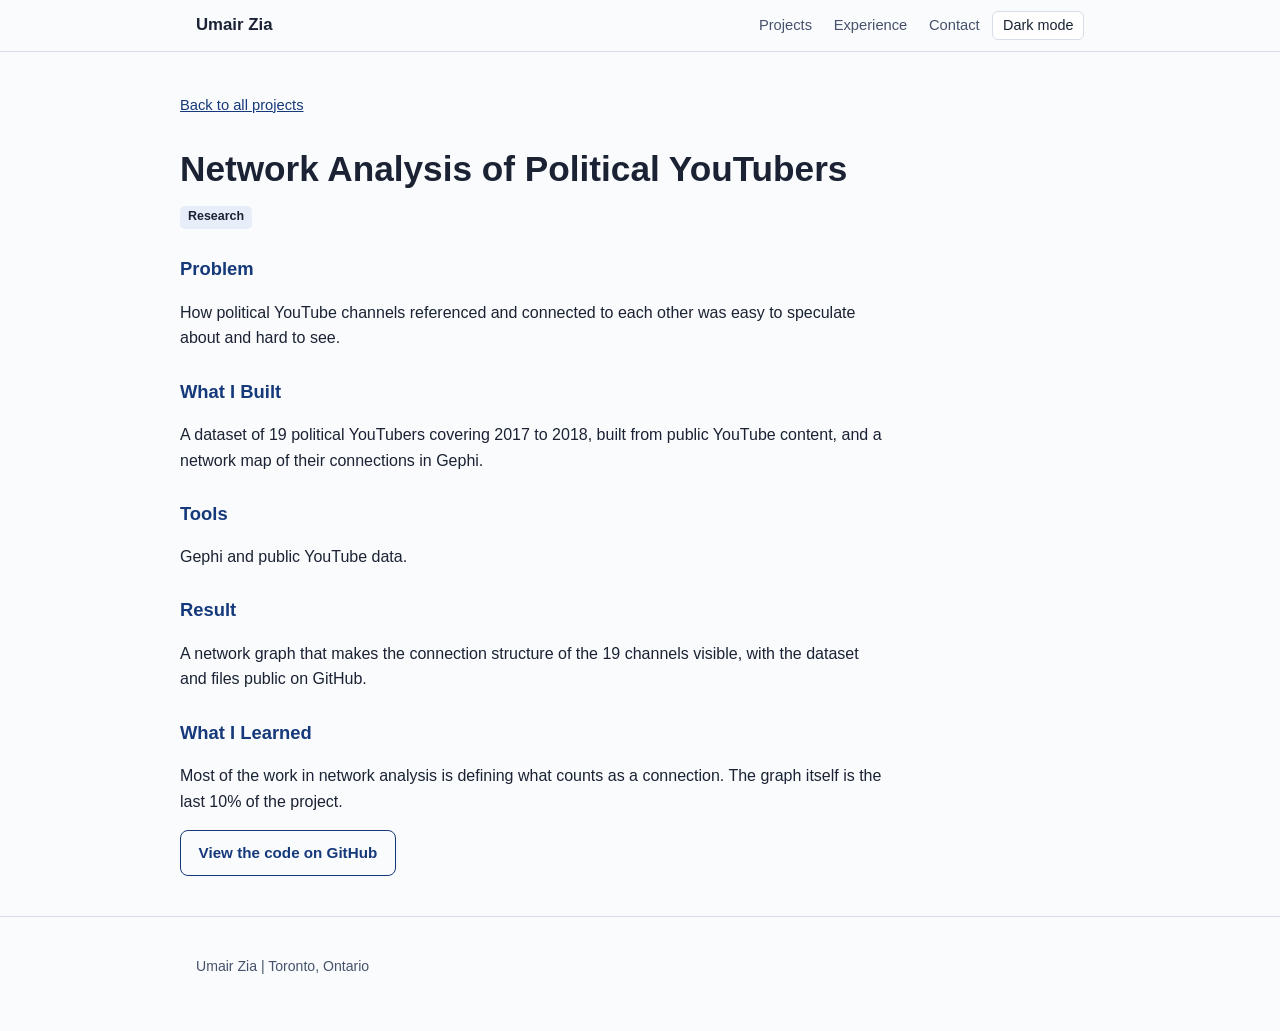
<file: projects/network-analysis-political-youtubers.html>
<!DOCTYPE html>
<html lang="en">
<head>
  <meta charset="utf-8">
  <meta name="viewport" content="width=device-width, initial-scale=1">
  <title>Network Analysis of Political YouTubers | Umair Zia</title>
  <meta name="description" content="Dataset of 19 political YouTubers (2017 to 2018) built from public YouTube content and mapped in Gephi.">
  <link rel="canonical" href="https://umairzia.github.io/projects/network-analysis-political-youtubers.html">
  <meta property="og:type" content="article">
  <meta property="og:title" content="Network Analysis of Political YouTubers | Umair Zia">
  <meta property="og:description" content="Dataset of 19 political YouTubers (2017 to 2018) built from public YouTube content and mapped in Gephi.">
  <meta property="og:url" content="https://umairzia.github.io/projects/network-analysis-political-youtubers.html">
  <link rel="stylesheet" href="../assets/css/style.css">
</head>
<body>
  <a class="skip-link" href="#main">Skip to main content</a>

  <header class="site-header">
    <div class="wrap">
      <a class="brand" href="../index.html">Umair Zia</a>
      <nav class="site-nav" aria-label="Site sections">
        <a href="../index.html#projects">Projects</a>
        <a href="../index.html#experience">Experience</a>
        <a href="../index.html#contact">Contact</a>
        <button id="theme-toggle" class="theme-toggle" type="button">Dark mode</button>
      </nav>
    </div>
  </header>

  <main id="main" class="case-study wrap" data-slug="network-analysis-political-youtubers">
    <a class="back-link" href="../index.html#projects">Back to all projects</a>
    <h1 id="cs-title">Network Analysis of Political YouTubers</h1>
    <div class="tag-row cs-tags" id="cs-tags"></div>

    <h2>Problem</h2>
    <p id="cs-problem"></p>

    <h2>What I Built</h2>
    <p id="cs-built"></p>

    <h2>Tools</h2>
    <p id="cs-tools"></p>

    <h2>Result</h2>
    <p id="cs-result"></p>

    <h2>What I Learned</h2>
    <p id="cs-learned"></p>

    <div class="btn-row" id="cs-links"></div>
  </main>

  <footer class="site-footer">
    <div class="wrap">
      <p id="footer-text">Umair Zia | Toronto, Ontario</p>
    </div>
  </footer>

  <script src="../data/content.js"></script>
  <script src="../assets/js/main.js"></script>
</body>
</html>
</file>
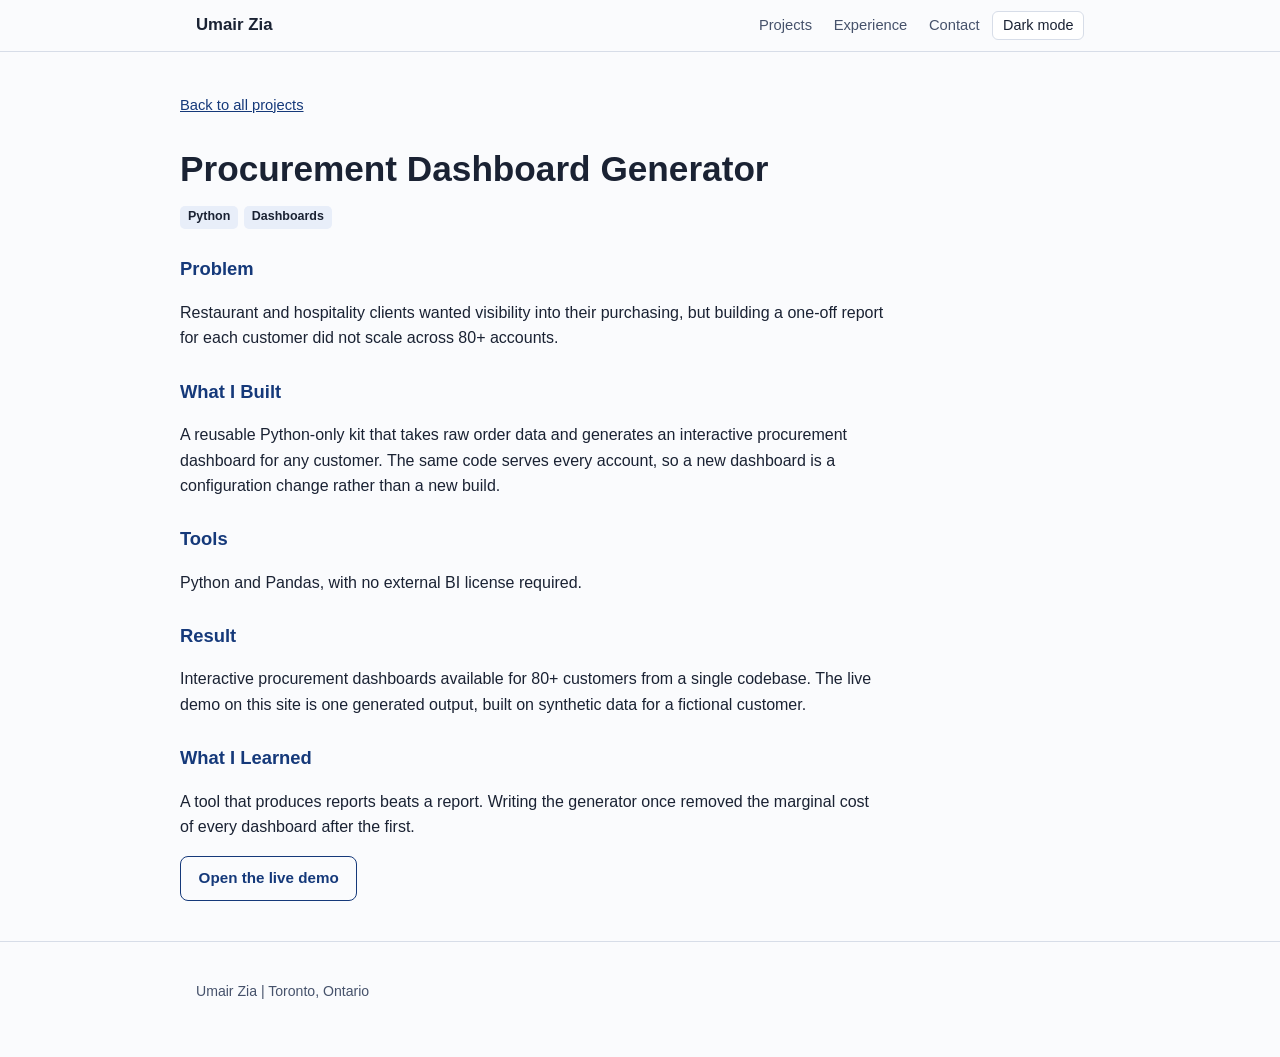
<file: projects/procurement-dashboard-generator.html>
<!DOCTYPE html>
<html lang="en">
<head>
  <meta charset="utf-8">
  <meta name="viewport" content="width=device-width, initial-scale=1">
  <title>Procurement Dashboard Generator | Umair Zia</title>
  <meta name="description" content="Reusable Python-only kit that generates interactive procurement dashboards for 80+ customers from raw order data.">
  <link rel="canonical" href="https://umairzia.github.io/projects/procurement-dashboard-generator.html">
  <meta property="og:type" content="article">
  <meta property="og:title" content="Procurement Dashboard Generator | Umair Zia">
  <meta property="og:description" content="Reusable Python-only kit that generates interactive procurement dashboards for 80+ customers from raw order data.">
  <meta property="og:url" content="https://umairzia.github.io/projects/procurement-dashboard-generator.html">
  <link rel="stylesheet" href="../assets/css/style.css">
</head>
<body>
  <a class="skip-link" href="#main">Skip to main content</a>

  <header class="site-header">
    <div class="wrap">
      <a class="brand" href="../index.html">Umair Zia</a>
      <nav class="site-nav" aria-label="Site sections">
        <a href="../index.html#projects">Projects</a>
        <a href="../index.html#experience">Experience</a>
        <a href="../index.html#contact">Contact</a>
        <button id="theme-toggle" class="theme-toggle" type="button">Dark mode</button>
      </nav>
    </div>
  </header>

  <main id="main" class="case-study wrap" data-slug="procurement-dashboard-generator">
    <a class="back-link" href="../index.html#projects">Back to all projects</a>
    <h1 id="cs-title">Procurement Dashboard Generator</h1>
    <div class="tag-row cs-tags" id="cs-tags"></div>

    <h2>Problem</h2>
    <p id="cs-problem"></p>

    <h2>What I Built</h2>
    <p id="cs-built"></p>

    <h2>Tools</h2>
    <p id="cs-tools"></p>

    <h2>Result</h2>
    <p id="cs-result"></p>

    <h2>What I Learned</h2>
    <p id="cs-learned"></p>

    <div class="btn-row" id="cs-links"></div>
  </main>

  <footer class="site-footer">
    <div class="wrap">
      <p id="footer-text">Umair Zia | Toronto, Ontario</p>
    </div>
  </footer>

  <script src="../data/content.js"></script>
  <script src="../assets/js/main.js"></script>
</body>
</html>
</file>
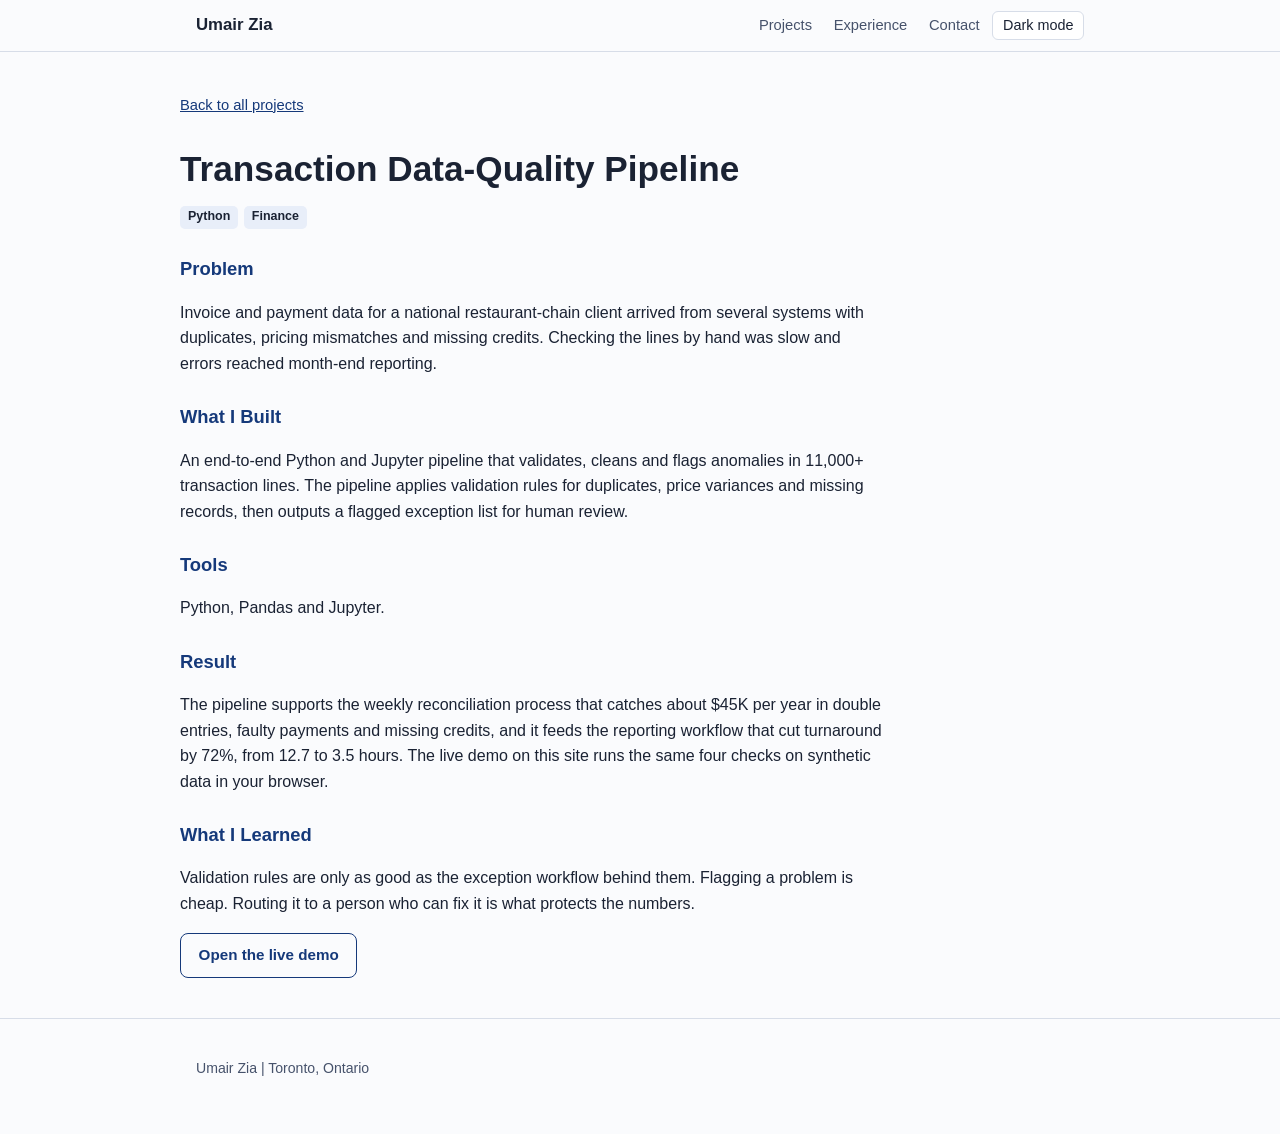
<file: projects/transaction-data-quality-pipeline.html>
<!DOCTYPE html>
<html lang="en">
<head>
  <meta charset="utf-8">
  <meta name="viewport" content="width=device-width, initial-scale=1">
  <title>Transaction Data-Quality Pipeline | Umair Zia</title>
  <meta name="description" content="Python pipeline that validates, cleans and flags anomalies in 11,000+ transaction lines for a national restaurant-chain client.">
  <link rel="canonical" href="https://umairzia.github.io/projects/transaction-data-quality-pipeline.html">
  <meta property="og:type" content="article">
  <meta property="og:title" content="Transaction Data-Quality Pipeline | Umair Zia">
  <meta property="og:description" content="Python pipeline that validates, cleans and flags anomalies in 11,000+ transaction lines for a national restaurant-chain client.">
  <meta property="og:url" content="https://umairzia.github.io/projects/transaction-data-quality-pipeline.html">
  <link rel="stylesheet" href="../assets/css/style.css">
</head>
<body>
  <a class="skip-link" href="#main">Skip to main content</a>

  <header class="site-header">
    <div class="wrap">
      <a class="brand" href="../index.html">Umair Zia</a>
      <nav class="site-nav" aria-label="Site sections">
        <a href="../index.html#projects">Projects</a>
        <a href="../index.html#experience">Experience</a>
        <a href="../index.html#contact">Contact</a>
        <button id="theme-toggle" class="theme-toggle" type="button">Dark mode</button>
      </nav>
    </div>
  </header>

  <main id="main" class="case-study wrap" data-slug="transaction-data-quality-pipeline">
    <a class="back-link" href="../index.html#projects">Back to all projects</a>
    <h1 id="cs-title">Transaction Data-Quality Pipeline</h1>
    <div class="tag-row cs-tags" id="cs-tags"></div>

    <h2>Problem</h2>
    <p id="cs-problem"></p>

    <h2>What I Built</h2>
    <p id="cs-built"></p>

    <h2>Tools</h2>
    <p id="cs-tools"></p>

    <h2>Result</h2>
    <p id="cs-result"></p>

    <h2>What I Learned</h2>
    <p id="cs-learned"></p>

    <div class="btn-row" id="cs-links"></div>
  </main>

  <footer class="site-footer">
    <div class="wrap">
      <p id="footer-text">Umair Zia | Toronto, Ontario</p>
    </div>
  </footer>

  <script src="../data/content.js"></script>
  <script src="../assets/js/main.js"></script>
</body>
</html>
</file>
<file: assets/css/style.css>
/* Shared stylesheet for umairzia.github.io
   Colors are defined once as variables below.
   Change --accent to change the site's main color. */

:root {
  --bg: #fafbfd;
  --surface: #ffffff;
  --text: #1a2233;
  --text-soft: #46526b;
  --accent: #15397a;        /* navy, main accent */
  --accent-strong: #0e2a5c; /* darker navy for hover states */
  --accent-soft: #e8eef9;   /* pale navy for chips and strips */
  --border: #d7dde8;
  --focus: #b45309;
  --on-accent: #ffffff;
  --shadow: 0 1px 3px rgba(16, 32, 64, 0.08);
}

:root[data-theme="dark"] {
  --bg: #0f1522;
  --surface: #182134;
  --text: #e8ecf4;
  --text-soft: #a8b3c7;
  --accent: #7ea8e8;
  --accent-strong: #a3c2f0;
  --accent-soft: #1e2c47;
  --border: #2c3850;
  --focus: #fbbf24;
  --on-accent: #0f1522;
  --shadow: 0 1px 3px rgba(0, 0, 0, 0.4);
}

@media (prefers-color-scheme: dark) {
  :root:not([data-theme="light"]) {
    --bg: #0f1522;
    --surface: #182134;
    --text: #e8ecf4;
    --text-soft: #a8b3c7;
    --accent: #7ea8e8;
    --accent-strong: #a3c2f0;
    --accent-soft: #1e2c47;
    --border: #2c3850;
    --focus: #fbbf24;
    --on-accent: #0f1522;
    --shadow: 0 1px 3px rgba(0, 0, 0, 0.4);
  }
}

* { box-sizing: border-box; }

html { scroll-behavior: smooth; }

body {
  margin: 0;
  background: var(--bg);
  color: var(--text);
  font-family: -apple-system, BlinkMacSystemFont, "Segoe UI", Roboto, Helvetica, Arial, sans-serif;
  line-height: 1.6;
  font-size: 1rem;
}

main { display: block; }

a { color: var(--accent); }
a:hover { color: var(--accent-strong); }

:focus-visible {
  outline: 3px solid var(--focus);
  outline-offset: 2px;
  border-radius: 2px;
}

.skip-link {
  position: absolute;
  left: -9999px;
  top: 0;
  background: var(--accent);
  color: var(--on-accent);
  padding: 0.6rem 1rem;
  z-index: 100;
}
.skip-link:focus {
  left: 0.5rem;
  top: 0.5rem;
}

.wrap {
  max-width: 920px;
  margin: 0 auto;
  padding: 0 1rem;
}

/* ---------- header and nav ---------- */

.site-header {
  position: sticky;
  top: 0;
  background: var(--bg);
  border-bottom: 1px solid var(--border);
  z-index: 10;
}

.site-header .wrap {
  display: flex;
  align-items: center;
  justify-content: space-between;
  gap: 0.5rem;
  padding-top: 0.5rem;
  padding-bottom: 0.5rem;
  flex-wrap: wrap;
}

.brand {
  font-weight: 700;
  text-decoration: none;
  color: var(--text);
  font-size: 1.05rem;
}

.site-nav {
  display: flex;
  gap: 0.25rem;
  flex-wrap: wrap;
  align-items: center;
}

.site-nav a {
  text-decoration: none;
  color: var(--text-soft);
  padding: 0.35rem 0.55rem;
  border-radius: 6px;
  font-size: 0.92rem;
}

.site-nav a:hover {
  color: var(--accent-strong);
  background: var(--accent-soft);
}

.theme-toggle {
  background: var(--surface);
  color: var(--text);
  border: 1px solid var(--border);
  border-radius: 6px;
  padding: 0.35rem 0.6rem;
  font-size: 0.9rem;
  cursor: pointer;
}
.theme-toggle:hover { border-color: var(--accent); }

/* ---------- hero ---------- */

.hero { padding: 3.5rem 0 2.5rem; }

.hero h1 {
  margin: 0 0 0.4rem;
  font-size: clamp(1.9rem, 5vw, 2.8rem);
  line-height: 1.15;
}

.hero .tagline {
  color: var(--accent);
  font-weight: 600;
  font-size: clamp(1rem, 2.5vw, 1.15rem);
  margin: 0 0 0.9rem;
}

.hero .intro {
  color: var(--text-soft);
  max-width: 44rem;
  margin: 0 0 1.5rem;
}

.btn-row {
  display: flex;
  gap: 0.6rem;
  flex-wrap: wrap;
}

.btn {
  display: inline-block;
  text-decoration: none;
  padding: 0.6rem 1.1rem;
  border-radius: 8px;
  font-weight: 600;
  font-size: 0.95rem;
  border: 1.5px solid var(--accent);
}

.btn-primary {
  background: var(--accent);
  color: var(--on-accent);
}
.btn-primary:hover { background: var(--accent-strong); color: var(--on-accent); }

.btn-secondary {
  background: transparent;
  color: var(--accent);
}
.btn-secondary:hover {
  background: var(--accent-soft);
  color: var(--accent-strong);
}

/* ---------- sections ---------- */

section { padding: 2.2rem 0; }

section h2 {
  font-size: 1.5rem;
  margin: 0 0 1.2rem;
  padding-bottom: 0.4rem;
  border-bottom: 2px solid var(--accent);
  display: inline-block;
}

/* ---------- key results ---------- */

.results-grid {
  display: grid;
  grid-template-columns: repeat(auto-fit, minmax(240px, 1fr));
  gap: 0.8rem;
}

.result-card {
  background: var(--surface);
  border: 1px solid var(--border);
  border-radius: 10px;
  padding: 1rem;
  box-shadow: var(--shadow);
}

.result-card .value {
  display: block;
  font-size: 1.5rem;
  font-weight: 700;
  color: var(--accent);
  margin-bottom: 0.2rem;
}

.result-card .label {
  font-size: 0.85rem;
  color: var(--text-soft);
}

/* ---------- roles ---------- */

.role-list {
  display: flex;
  flex-wrap: wrap;
  gap: 0.6rem;
  list-style: none;
  padding: 0;
  margin: 0;
}

.role-list li {
  background: var(--accent-soft);
  color: var(--text);
  border: 1px solid var(--border);
  border-radius: 999px;
  padding: 0.4rem 1rem;
  font-weight: 600;
  font-size: 0.95rem;
}

/* ---------- experience timeline ---------- */

.timeline {
  list-style: none;
  margin: 0;
  padding: 0 0 0 1.2rem;
  border-left: 3px solid var(--accent);
}

.timeline li { position: relative; margin-bottom: 1.1rem; }

.timeline li::before {
  content: "";
  position: absolute;
  left: -1.72rem;
  top: 1.15rem;
  width: 0.7rem;
  height: 0.7rem;
  border-radius: 50%;
  background: var(--accent);
}

.timeline details {
  background: var(--surface);
  border: 1px solid var(--border);
  border-radius: 10px;
  box-shadow: var(--shadow);
}

.timeline summary {
  cursor: pointer;
  padding: 0.85rem 1rem;
  border-radius: 10px;
  list-style-position: outside;
}

.timeline summary:hover { background: var(--accent-soft); }

.timeline summary .role-title {
  font-weight: 700;
  font-size: 1.02rem;
}

.timeline summary .role-meta {
  display: block;
  color: var(--text-soft);
  font-size: 0.88rem;
  margin-top: 0.1rem;
}

.timeline .role-body { padding: 0 1.25rem 1rem; }

.timeline .role-summary {
  color: var(--text-soft);
  font-size: 0.92rem;
  margin: 0.4rem 0 0.6rem;
}

.timeline ul {
  margin: 0.4rem 0 0;
  padding-left: 1.1rem;
}

.timeline ul li { margin-bottom: 0.45rem; font-size: 0.95rem; }
.timeline ul li::before { display: none; }

/* ---------- projects ---------- */

.filter-row {
  display: flex;
  flex-wrap: wrap;
  gap: 0.5rem;
  margin-bottom: 1.2rem;
}

.filter-btn {
  background: var(--surface);
  color: var(--text);
  border: 1.5px solid var(--border);
  border-radius: 999px;
  padding: 0.35rem 0.9rem;
  font-size: 0.9rem;
  cursor: pointer;
}

.filter-btn[aria-pressed="true"] {
  background: var(--accent);
  border-color: var(--accent);
  color: var(--on-accent);
}

.project-grid {
  display: grid;
  grid-template-columns: repeat(auto-fill, minmax(260px, 1fr));
  gap: 1rem;
}

.project-card {
  background: var(--surface);
  border: 1px solid var(--border);
  border-radius: 10px;
  padding: 1.1rem;
  box-shadow: var(--shadow);
  display: flex;
  flex-direction: column;
  gap: 0.6rem;
}

.project-card h3 { margin: 0; font-size: 1.08rem; }

.project-card .one-liner {
  color: var(--text-soft);
  font-size: 0.92rem;
  margin: 0;
  flex-grow: 1;
}

.tag-row {
  display: flex;
  flex-wrap: wrap;
  gap: 0.35rem;
}

.tag {
  background: var(--accent-soft);
  color: var(--text);
  border-radius: 5px;
  padding: 0.1rem 0.5rem;
  font-size: 0.78rem;
  font-weight: 600;
}

.project-links {
  display: flex;
  gap: 0.9rem;
  flex-wrap: wrap;
  font-size: 0.9rem;
}

.project-links .no-repo {
  color: var(--text-soft);
  font-size: 0.9rem;
}

/* ---------- skills ---------- */

.skills-grid {
  display: grid;
  grid-template-columns: repeat(auto-fit, minmax(230px, 1fr));
  gap: 1rem;
}

.skill-group {
  background: var(--surface);
  border: 1px solid var(--border);
  border-radius: 10px;
  padding: 1rem 1.1rem;
  box-shadow: var(--shadow);
}

.skill-group h3 { margin: 0 0 0.5rem; font-size: 1rem; color: var(--accent); }

.skill-group ul { margin: 0; padding-left: 1.1rem; }
.skill-group li { font-size: 0.92rem; margin-bottom: 0.25rem; }

/* ---------- education ---------- */

.edu-item {
  background: var(--surface);
  border: 1px solid var(--border);
  border-radius: 10px;
  padding: 1rem 1.1rem;
  margin-bottom: 0.8rem;
  box-shadow: var(--shadow);
}

.edu-item h3 { margin: 0; font-size: 1.02rem; }
.edu-item .edu-meta { color: var(--text-soft); font-size: 0.9rem; margin: 0.15rem 0 0.4rem; }
.edu-item .edu-notes { font-size: 0.92rem; margin: 0; }

.cert-list { margin: 1rem 0 0; padding-left: 1.1rem; }
.cert-list li { margin-bottom: 0.35rem; font-size: 0.95rem; }

/* ---------- writing ---------- */

.writing-featured {
  background: var(--surface);
  border: 1px solid var(--border);
  border-left: 4px solid var(--accent);
  border-radius: 10px;
  padding: 1rem 1.1rem;
  box-shadow: var(--shadow);
  margin-bottom: 1rem;
}

.writing-featured h3 { margin: 0 0 0.25rem; font-size: 1.05rem; }
.writing-featured .outlet { color: var(--text-soft); font-size: 0.9rem; margin: 0; }

.medium-list { margin: 0; padding-left: 1.1rem; }
.medium-list li { margin-bottom: 0.4rem; font-size: 0.95rem; }

/* ---------- contact ---------- */

.contact-row {
  display: flex;
  gap: 0.6rem;
  flex-wrap: wrap;
}

/* ---------- footer ---------- */

.site-footer {
  border-top: 1px solid var(--border);
  padding: 1.5rem 0 2.5rem;
  color: var(--text-soft);
  font-size: 0.88rem;
}

/* ---------- case-study pages ---------- */

.case-study { padding: 2.5rem 0; }

.case-study h1 { font-size: clamp(1.6rem, 4.5vw, 2.2rem); margin: 0 0 0.5rem; }

.case-study .cs-tags { margin-bottom: 1.5rem; }

.case-study h2 {
  font-size: 1.15rem;
  margin: 1.6rem 0 0.4rem;
  border: none;
  padding: 0;
  color: var(--accent);
}

.case-study p { max-width: 44rem; }

.back-link {
  display: inline-block;
  margin-bottom: 1.5rem;
  font-size: 0.92rem;
}

/* ---------- small screens ---------- */

@media (max-width: 420px) {
  .hero { padding: 2.2rem 0 1.8rem; }
  .btn { width: 100%; text-align: center; }
  .results-grid { grid-template-columns: 1fr 1fr; }
}
</file>
<file: assets/css/demo.css>
/* Styles for the live demo pages under /demos/.
   Loaded after style.css, which defines the site theme variables. */

:root {
  --viz-s1: #2a78d6;
  --viz-s2: #eb6834;
  --viz-s3: #1baf7a;
  --viz-s4: #eda100;
  --viz-s5: #e87ba4;
  --viz-grid: #e4e3dd;
  --viz-axis: #c3c2b7;
  --viz-muted: #6b6963;
  --delta-up-bad: #b3261e;
}

:root[data-theme="dark"] {
  --viz-s1: #3987e5;
  --viz-s2: #d95926;
  --viz-s3: #199e70;
  --viz-s4: #c98500;
  --viz-s5: #d55181;
  --viz-grid: #273349;
  --viz-axis: #3c4a66;
  --viz-muted: #8e99ad;
  --delta-up-bad: #f2847c;
}

@media (prefers-color-scheme: dark) {
  :root:not([data-theme="light"]) {
    --viz-s1: #3987e5;
    --viz-s2: #d95926;
    --viz-s3: #199e70;
    --viz-s4: #c98500;
    --viz-s5: #d55181;
    --viz-grid: #273349;
    --viz-axis: #3c4a66;
    --viz-muted: #8e99ad;
    --delta-up-bad: #f2847c;
  }
}

.demo-page { padding: 2.2rem 0 1rem; }

.demo-page h1 { font-size: clamp(1.5rem, 4vw, 2.1rem); margin: 0 0 0.4rem; }

.demo-intro { color: var(--text-soft); max-width: 46rem; margin: 0 0 1rem; }

.synthetic-note {
  background: var(--accent-soft);
  border: 1px solid var(--border);
  border-left: 4px solid var(--accent);
  border-radius: 8px;
  padding: 0.7rem 1rem;
  font-size: 0.92rem;
  margin: 0 0 1.6rem;
  max-width: 46rem;
}

.viz-card {
  background: var(--surface);
  border: 1px solid var(--border);
  border-radius: 10px;
  box-shadow: var(--shadow);
  padding: 1.1rem 1.2rem 1.2rem;
  margin-bottom: 1.2rem;
}

.viz-card h2 {
  border: none;
  display: block;
  font-size: 1.05rem;
  margin: 0 0 0.2rem;
  padding: 0;
}

.viz-card .viz-sub {
  color: var(--viz-muted);
  font-size: 0.85rem;
  margin: 0 0 0.9rem;
}

.tile-grid {
  display: grid;
  grid-template-columns: repeat(auto-fit, minmax(170px, 1fr));
  gap: 0.8rem;
  margin-bottom: 1.2rem;
}

.stat-tile {
  background: var(--surface);
  border: 1px solid var(--border);
  border-radius: 10px;
  box-shadow: var(--shadow);
  padding: 0.9rem 1rem;
}

.stat-tile .t-label { font-size: 0.83rem; color: var(--text-soft); margin-bottom: 0.15rem; }
.stat-tile .t-value { font-size: 1.55rem; font-weight: 600; }
.stat-tile .t-sub { font-size: 0.78rem; color: var(--viz-muted); margin-top: 0.15rem; }
.stat-tile .t-sub.bad { color: var(--delta-up-bad); }

.viz-svg { width: 100%; height: auto; display: block; }

.viz-svg text {
  font-family: -apple-system, BlinkMacSystemFont, "Segoe UI", Roboto, Helvetica, Arial, sans-serif;
}

.viz-legend {
  display: flex;
  flex-wrap: wrap;
  gap: 0.4rem 1.1rem;
  margin: 0.2rem 0 0.8rem;
  padding: 0;
  list-style: none;
  font-size: 0.83rem;
  color: var(--text-soft);
}

.viz-legend li { display: flex; align-items: center; gap: 0.4rem; }

.viz-legend .swatch { width: 11px; height: 11px; border-radius: 3px; display: inline-block; }
.viz-legend .linekey { width: 16px; height: 0; border-top: 2.5px solid; border-radius: 2px; display: inline-block; }

.viz-tooltip {
  position: fixed;
  pointer-events: none;
  background: var(--surface);
  color: var(--text);
  border: 1px solid var(--border);
  border-radius: 8px;
  box-shadow: 0 4px 14px rgba(10, 20, 40, 0.18);
  padding: 0.5rem 0.7rem;
  font-size: 0.82rem;
  z-index: 50;
  max-width: 260px;
  display: none;
}

.viz-tooltip .tt-title { color: var(--viz-muted); margin-bottom: 0.25rem; }

.viz-tooltip .tt-row {
  display: flex;
  align-items: center;
  gap: 0.45rem;
  margin-top: 0.15rem;
}

.viz-tooltip .tt-key { width: 12px; height: 0; border-top: 2.5px solid; border-radius: 2px; flex: none; }
.viz-tooltip .tt-val { font-weight: 600; }
.viz-tooltip .tt-name { color: var(--text-soft); }

/* data tables */

.demo-table-wrap { overflow-x: auto; }

table.demo-table {
  border-collapse: collapse;
  width: 100%;
  font-size: 0.86rem;
}

.demo-table th {
  text-align: left;
  color: var(--viz-muted);
  font-weight: 600;
  border-bottom: 2px solid var(--viz-axis);
  padding: 0.45rem 0.7rem 0.45rem 0;
  white-space: nowrap;
}

.demo-table td {
  border-bottom: 1px solid var(--viz-grid);
  padding: 0.4rem 0.7rem 0.4rem 0;
  white-space: nowrap;
}

.demo-table td.num, .demo-table th.num { text-align: right; font-variant-numeric: tabular-nums; }

.issue-tag {
  display: inline-block;
  background: var(--accent-soft);
  border-radius: 5px;
  padding: 0.05rem 0.5rem;
  font-size: 0.78rem;
  font-weight: 600;
}

@media (max-width: 420px) {
  .tile-grid { grid-template-columns: 1fr 1fr; }
  .viz-card { padding: 0.9rem 0.8rem 1rem; }
}
</file>
